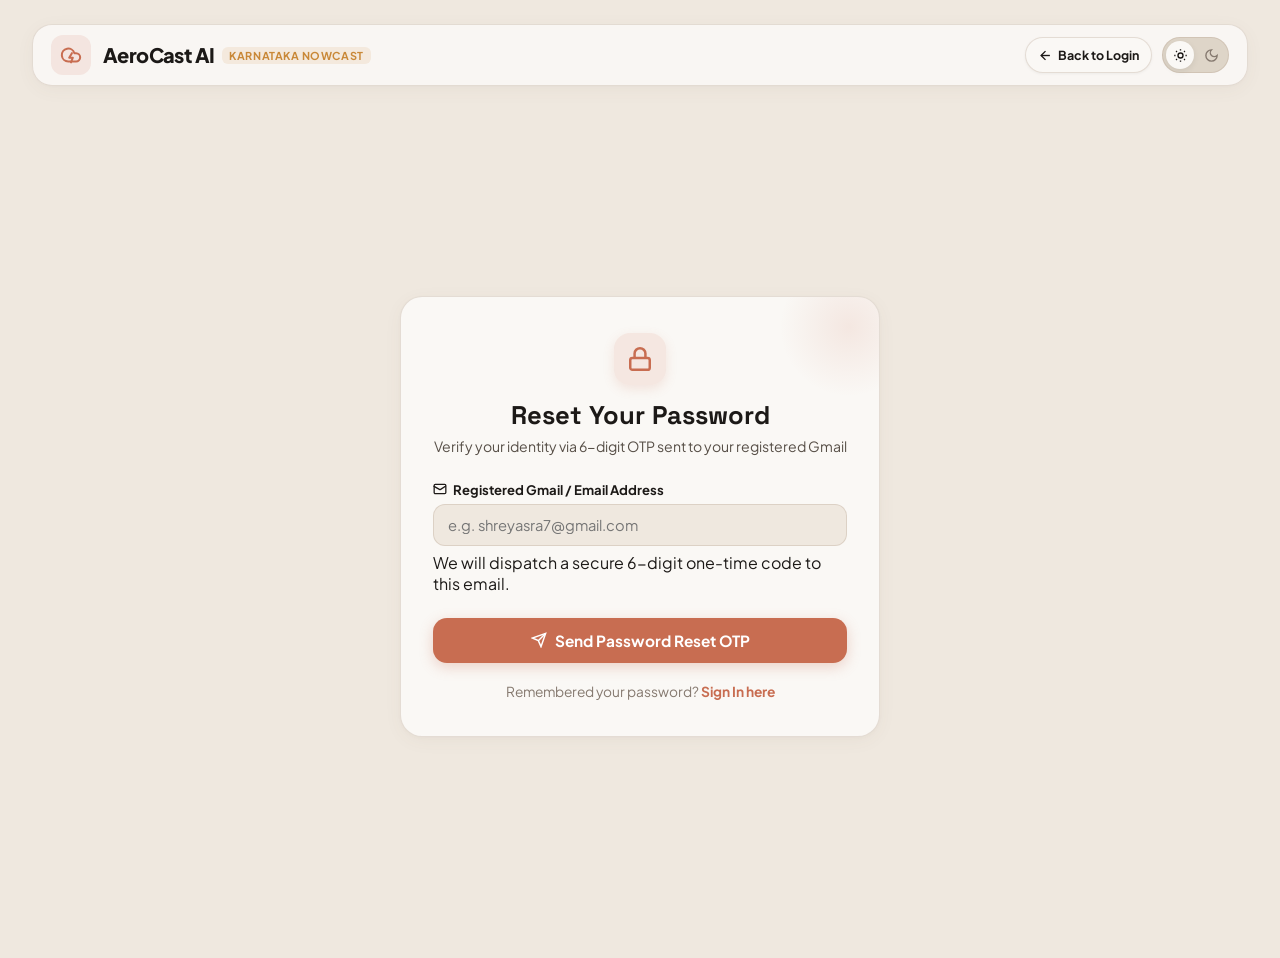
<file: templates/forgot_password.html>
<!DOCTYPE html>
<html lang="en">
<head>
  <meta charset="UTF-8">
  <meta name="viewport" content="width=device-width, initial-scale=1.0">
  <title>Reset Password — AeroCast AI</title>
  <link rel="icon" href="data:image/svg+xml,<svg xmlns=%22http://www.w3.org/2000/svg%22 viewBox=%220 0 100 100%22><text y=%22.9em%22 font-size=%2290%22>⚡</text></svg>">

  <!-- Google Fonts -->
  <link rel="preconnect" href="https://fonts.googleapis.com">
  <link rel="preconnect" href="https://fonts.gstatic.com" crossorigin>
  <link href="https://fonts.googleapis.com/css2?family=Plus+Jakarta+Sans:wght@400;500;600;700;800&family=Space+Grotesk:wght@500;600;700;800&display=swap" rel="stylesheet">

  <!-- Stylesheet -->
  <link rel="stylesheet" id="aerocastCss" href="/static/css/style.css?v=about_overflow_v33">
  <script>
    (function() {
      var savedTheme = localStorage.getItem('aerocast_theme') || 'light';
      document.documentElement.setAttribute('data-theme', savedTheme);
    })();
  </script>
</head>
<body data-theme="light">
  <script>
    (function() {
      var savedTheme = localStorage.getItem('aerocast_theme') || 'light';
      document.body.setAttribute('data-theme', savedTheme);
    })();
  </script>

  <div class="app-wrapper">

    <!-- Top Navigation Header -->
    <header class="app-header">
      <div class="brand">
        <a href="/" style="display: flex; align-items: center; gap: 12px; text-decoration: none; color: inherit;">
          <div class="brand-glyph">
            <svg width="22" height="22" viewBox="0 0 24 24" fill="none" stroke="currentColor" stroke-width="2.2" stroke-linecap="round" stroke-linejoin="round">
              <path d="M17.5 19H9a7 7 0 1 1 6.71-9h1.79a4.5 4.5 0 1 1 0 9Z"/>
              <path d="m13 10-3 5h4l-2 5"/>
            </svg>
          </div>
          <div>
            <div class="brand-title-row">
              <h1 class="brand-title">AeroCast AI</h1>
              <span class="brand-badge">Karnataka Nowcast</span>
            </div>
            <span class="brand-sub">Account Recovery Portal</span>
          </div>
        </a>
      </div>

      <div class="header-actions">
        <!-- Back to Login -->
        <a href="/login" class="nav-about-btn" title="Back to Login">
          <svg width="15" height="15" viewBox="0 0 24 24" fill="none" stroke="currentColor" stroke-width="2.2">
            <line x1="19" y1="12" x2="5" y2="12"></line>
            <polyline points="12 19 5 12 12 5"></polyline>
          </svg>
          <span>Back to Login</span>
        </a>

        <!-- Theme Toggle Switch -->
        <div class="theme-switch-container">
          <button class="theme-switch-btn active" id="btnLight" onclick="setAppTheme('light')" title="Warm Beige Theme">
            <svg width="15" height="15" viewBox="0 0 24 24" fill="none" stroke="currentColor" stroke-width="2.2">
              <circle cx="12" cy="12" r="4"/><path d="M12 2v2M12 20v2M4.93 4.93l1.41 1.41M17.66 17.66l1.41 1.41M2 12h2M20 12h2M6.34 17.66l-1.41 1.41M19.07 4.93l-1.41 1.41"/>
            </svg>
          </button>
          <button class="theme-switch-btn" id="btnDark" onclick="setAppTheme('dark')" title="Espresso Dark Theme">
            <svg width="15" height="15" viewBox="0 0 24 24" fill="none" stroke="currentColor" stroke-width="2.2">
              <path d="M12 3a6 6 0 0 0 9 9 9 9 0 1 1-9-9Z"/>
            </svg>
          </button>
        </div>
      </div>
    </header>

    <!-- Main Auth Card -->
    <main class="auth-page-wrapper">
      <div class="auth-card">
        
        <div class="auth-header">
          <div class="auth-brand-glyph">
            <svg width="26" height="26" viewBox="0 0 24 24" fill="none" stroke="currentColor" stroke-width="2.3">
              <rect width="18" height="11" x="3" y="11" rx="2" ry="2"/>
              <path d="M7 11V7a5 5 0 0 1 10 0v4"/>
            </svg>
          </div>
          <h2 class="auth-title">Reset Your Password</h2>
          <p class="auth-subtitle">Verify your identity via 6-digit OTP sent to your registered Gmail</p>
        </div>

        <!-- Alert Notification Box -->
        <div id="authAlertBox" class="auth-alert-box" style="display: none;"></div>

        <!-- Step 1 Form: Request Email OTP -->
        <form id="forgotReqForm" class="auth-form" onsubmit="handleSendForgotOtp(event)">
          <div class="form-group">
            <label for="forgotEmail" class="form-label">
              <svg width="14" height="14" viewBox="0 0 24 24" fill="none" stroke="currentColor" stroke-width="2.2"><rect width="20" height="16" x="2" y="4" rx="2"/><path d="m22 7-8.97 5.7a1.94 1.94 0 0 1-2.06 0L1 7"/></svg>
              Registered Gmail / Email Address
            </label>
            <div class="form-input-wrap">
              <input 
                type="email" 
                id="forgotEmail" 
                name="email" 
                class="form-input" 
                placeholder="e.g. shreyasra7@gmail.com" 
                required 
                autocomplete="email"
              >
            </div>
            <span class="form-hint">We will dispatch a secure 6-digit one-time code to this email.</span>
          </div>

          <button type="submit" id="btnForgotReq" class="auth-submit-btn">
            <svg width="16" height="16" viewBox="0 0 24 24" fill="none" stroke="currentColor" stroke-width="2.2"><line x1="22" y1="2" x2="11" y2="13"/><polygon points="22 2 15 22 11 13 2 9 22 2"/></svg>
            <span>Send Password Reset OTP</span>
          </button>
        </form>

        <!-- Step 2 Form: Enter OTP & New Password (Hidden until OTP sent) -->
        <form id="forgotResetForm" class="auth-form" style="display: none;" onsubmit="handleResetPasswordSubmit(event)">
          
          <div class="otp-instruction-pill" style="margin-bottom: 16px;">
            <span>A 6-digit code was sent to <strong id="targetEmailDisplay">your email</strong>. Enter the OTP below to set a new password.</span>
          </div>

          <div class="form-group">
            <label for="resetOtp" class="form-label">
              <svg width="14" height="14" viewBox="0 0 24 24" fill="none" stroke="currentColor" stroke-width="2.2"><rect width="18" height="18" x="3" y="3" rx="2"/><path d="m9 12 2 2 4-4"/></svg>
              6-Digit Verification Code (OTP)
            </label>
            <div class="form-input-wrap">
              <input 
                type="text" 
                id="resetOtp" 
                class="form-input otp-digit-input" 
                placeholder="• • • • • •" 
                maxlength="6" 
                pattern="[0-9]{6}" 
                required 
                autocomplete="one-time-code"
              >
            </div>
          </div>

          <div class="form-group">
            <label for="resetNewPassword" class="form-label">
              <svg width="14" height="14" viewBox="0 0 24 24" fill="none" stroke="currentColor" stroke-width="2.2"><rect width="18" height="11" x="3" y="11" rx="2" ry="2"/><path d="M7 11V7a5 5 0 0 1 10 0v4"/></svg>
              New Password (min 6 characters)
            </label>
            <div class="form-input-wrap">
              <input 
                type="password" 
                id="resetNewPassword" 
                class="form-input" 
                placeholder="Enter new password" 
                minlength="6" 
                required 
                autocomplete="new-password"
              >
              <button type="button" class="toggle-password-btn" onclick="togglePasswordVisibility('resetNewPassword', this)" title="Show/Hide Password">
                <svg width="16" height="16" viewBox="0 0 24 24" fill="none" stroke="currentColor" stroke-width="2"><path d="M2 12s3-7 10-7 10 7 10 7-3 7-10 7-10-7-10-7Z"/><circle cx="12" cy="12" r="3"/></svg>
              </button>
            </div>
          </div>

          <div class="form-group">
            <label for="resetConfirmPassword" class="form-label">
              <svg width="14" height="14" viewBox="0 0 24 24" fill="none" stroke="currentColor" stroke-width="2.2"><rect width="18" height="11" x="3" y="11" rx="2" ry="2"/><path d="M7 11V7a5 5 0 0 1 10 0v4"/></svg>
              Confirm New Password
            </label>
            <div class="form-input-wrap">
              <input 
                type="password" 
                id="resetConfirmPassword" 
                class="form-input" 
                placeholder="Re-enter new password" 
                minlength="6" 
                required 
                autocomplete="new-password"
              >
              <button type="button" class="toggle-password-btn" onclick="togglePasswordVisibility('resetConfirmPassword', this)" title="Show/Hide Password">
                <svg width="16" height="16" viewBox="0 0 24 24" fill="none" stroke="currentColor" stroke-width="2"><path d="M2 12s3-7 10-7 10 7 10 7-3 7-10 7-10-7-10-7Z"/><circle cx="12" cy="12" r="3"/></svg>
              </button>
            </div>
          </div>

          <button type="submit" id="btnResetSubmit" class="auth-submit-btn">
            <svg width="16" height="16" viewBox="0 0 24 24" fill="none" stroke="currentColor" stroke-width="2.2"><path d="M12 22s8-4 8-10V5l-8-3-8 3v7c0 6 8 10 8 10z"/></svg>
            <span>Reset Password & Log In</span>
          </button>
          
          <button type="button" class="auth-demo-btn" onclick="retryEmailStep()" style="width: 100%; margin-top: 8px;">
            <span>Wrong email? Try another address</span>
          </button>
        </form>

        <div class="auth-footer">
          Remembered your password? <a href="/login">Sign In here</a>
        </div>

      </div>
    </main>
  </div>

  <script>
    function setAppTheme(theme) {
      document.body.setAttribute('data-theme', theme);
      document.documentElement.setAttribute('data-theme', theme);
      localStorage.setItem('aerocast_theme', theme);
      var btnLight = document.getElementById('btnLight');
      var btnDark = document.getElementById('btnDark');
      if (btnLight && btnDark) {
        btnLight.classList.toggle('active', theme === 'light');
        btnDark.classList.toggle('active', theme === 'dark');
      }
    }

    function showAlert(msg, type) {
      var box = document.getElementById('authAlertBox');
      if (!box) return;
      box.textContent = msg;
      box.className = 'auth-alert-box ' + (type === 'error' ? 'auth-alert-error' : 'auth-alert-success');
      box.style.display = 'block';
    }

    function togglePasswordVisibility(inputId, btn) {
      var input = document.getElementById(inputId);
      if (!input) return;
      if (input.type === 'password') {
        input.type = 'text';
        btn.style.color = 'var(--accent-terracotta)';
      } else {
        input.type = 'password';
        btn.style.color = 'var(--text-muted)';
      }
    }

    var targetEmail = '';

    async function handleSendForgotOtp(e) {
      e.preventDefault();
      var email = document.getElementById('forgotEmail').value.trim();
      var btn = document.getElementById('btnForgotReq');

      if (!email || !email.includes('@')) {
        showAlert('Please enter a valid email address.', 'error');
        return;
      }

      targetEmail = email;
      btn.disabled = true;
      btn.innerHTML = '<span>⏳ Sending Verification Code...</span>';

      try {
        var res = await fetch('/api/auth/forgot-password/send-otp', {
          method: 'POST',
          headers: { 'Content-Type': 'application/json' },
          body: JSON.stringify({ email: email })
        });
        var data = await res.json();
        if (data.success) {
          showAlert(data.message, 'success');
          document.getElementById('targetEmailDisplay').textContent = email;
          document.getElementById('forgotReqForm').style.display = 'none';
          document.getElementById('forgotResetForm').style.display = 'block';
          document.getElementById('resetOtp').focus();
        } else {
          showAlert(data.error || 'Failed to send reset code.', 'error');
        }
      } catch (err) {
        showAlert('Network error: ' + err.message, 'error');
      } finally {
        btn.disabled = false;
        btn.innerHTML = '<svg width="16" height="16" viewBox="0 0 24 24" fill="none" stroke="currentColor" stroke-width="2.2"><line x1="22" y1="2" x2="11" y2="13"/><polygon points="22 2 15 22 11 13 2 9 22 2"/></svg><span>Send Password Reset OTP</span>';
      }
    }

    async function handleResetPasswordSubmit(e) {
      e.preventDefault();
      var otp = document.getElementById('resetOtp').value.trim();
      var newPwd = document.getElementById('resetNewPassword').value;
      var confPwd = document.getElementById('resetConfirmPassword').value;
      var btn = document.getElementById('btnResetSubmit');

      if (otp.length !== 6) {
        showAlert('Please enter the 6-digit OTP code received on your email.', 'error');
        return;
      }
      if (newPwd.length < 6) {
        showAlert('New password must be at least 6 characters long.', 'error');
        return;
      }
      if (newPwd !== confPwd) {
        showAlert('Passwords do not match. Please re-enter carefully.', 'error');
        return;
      }

      btn.disabled = true;
      btn.innerHTML = '<span>⏳ Resetting Password...</span>';

      try {
        var res = await fetch('/api/auth/forgot-password/reset-password', {
          method: 'POST',
          headers: { 'Content-Type': 'application/json' },
          body: JSON.stringify({
            email: targetEmail,
            otp: otp,
            new_password: newPwd,
            confirm_password: confPwd
          })
        });
        var data = await res.json();
        if (data.success) {
          showAlert(data.message, 'success');
          setTimeout(function() {
            window.location.href = data.redirect_url || '/login';
          }, 1500);
        } else {
          showAlert(data.error || 'Password reset failed.', 'error');
          btn.disabled = false;
          btn.innerHTML = '<span>Reset Password & Log In</span>';
        }
      } catch (err) {
        showAlert('Network error: ' + err.message, 'error');
        btn.disabled = false;
        btn.innerHTML = '<span>Reset Password & Log In</span>';
      }
    }

    function retryEmailStep() {
      document.getElementById('forgotResetForm').style.display = 'none';
      document.getElementById('forgotReqForm').style.display = 'block';
      document.getElementById('authAlertBox').style.display = 'none';
    }
  </script>
</body>
</html>
</file>
<file: static/css/style.css>
/* ==========================================================================
   AeroCast AI — Convective Nowcasting System Stylesheet
   Theme: Warm Beige & Desert Sand (Light) / Roasted Espresso Cacao (Dark)
   ========================================================================== */

:root {
  /* Warm Beige Light Theme */
  --bg-canvas: #efe8df;
  --card-bg: #faf8f5;
  --card-border: rgba(180, 160, 140, 0.32);
  --card-shadow: 0 4px 20px -2px rgba(110, 90, 70, 0.06), 0 1px 4px -1px rgba(110, 90, 70, 0.04);
  
  --text-primary: #1c1917;
  --text-secondary: #574f47;
  --text-muted: #85796f;
  
  --accent-terracotta: #c86d51;
  --accent-terracotta-bg: rgba(200, 109, 81, 0.12);
  --accent-sage: #5e8c68;
  --accent-sage-bg: rgba(94, 140, 104, 0.12);
  --accent-honey: #c98838;
  --accent-honey-bg: rgba(201, 136, 56, 0.12);
  --accent-lavender: #7075a6;
  --accent-lavender-bg: rgba(112, 117, 166, 0.12);
  
  --header-bg: rgba(250, 248, 245, 0.90);
  --chip-bg: #e6ded3;
  --toggle-bg: #ded5c8;
  --timeline-track: #dfd4c7;
  --map-bg: #e8e0d4;
  --contour-stroke: #b5a999;
}

[data-theme="dark"] {
  /* Roasted Espresso Dark Theme */
  --bg-canvas: #151210;
  --card-bg: #201c19;
  --card-border: rgba(230, 210, 190, 0.10);
  --card-shadow: 0 6px 28px -4px rgba(0, 0, 0, 0.55);
  
  --text-primary: #f5efe6;
  --text-secondary: #bab0a5;
  --text-muted: #8a7f74;
  
  --accent-terracotta: #df7a5e;
  --accent-terracotta-bg: rgba(223, 122, 94, 0.18);
  --accent-sage: #75a780;
  --accent-sage-bg: rgba(117, 167, 128, 0.18);
  --accent-honey: #dba04e;
  --accent-honey-bg: rgba(219, 160, 78, 0.18);
  --accent-lavender: #8f95cb;
  --accent-lavender-bg: rgba(143, 149, 203, 0.18);
  
  --header-bg: rgba(32, 28, 25, 0.90);
  --chip-bg: #2b2520;
  --toggle-bg: #2d2621;
  --timeline-track: #2e2722;
  --map-bg: #1c1815;
  --contour-stroke: #453c34;
}

* {
  box-sizing: border-box;
  margin: 0;
  padding: 0;
  transition: background-color 0.25s ease, border-color 0.25s ease, color 0.25s ease;
}

body {
  font-family: 'Plus Jakarta Sans', -apple-system, BlinkMacSystemFont, 'Segoe UI', Roboto, sans-serif;
  background-color: var(--bg-canvas);
  color: var(--text-primary);
  min-height: 100vh;
  padding: 24px 32px 32px;
}

.app-wrapper {
  max-width: 1480px;
  margin: 0 auto;
  display: flex;
  flex-direction: column;
  gap: 20px;
}

/* ==========================================================================
   Header Navigation Bar
   ========================================================================== */
.app-header {
  background: var(--header-bg);
  backdrop-filter: blur(14px);
  border: 1px solid var(--card-border);
  border-radius: 20px;
  padding: 10px 18px;
  display: flex;
  align-items: center;
  justify-content: space-between;
  gap: 12px;
  box-shadow: var(--card-shadow);
  flex-wrap: nowrap;
}

.brand {
  display: flex;
  align-items: center;
  gap: 12px;
  flex-shrink: 0;
}

.brand-glyph {
  width: 40px;
  height: 40px;
  border-radius: 12px;
  background: var(--accent-terracotta-bg);
  display: flex;
  align-items: center;
  justify-content: center;
  color: var(--accent-terracotta);
  flex-shrink: 0;
}

.brand-title-row {
  display: flex;
  align-items: center;
  gap: 8px;
  white-space: nowrap;
  flex-shrink: 0;
}

.brand-title {
  font-size: 1.25rem;
  font-weight: 800;
  letter-spacing: -0.03em;
  color: var(--text-primary);
  white-space: nowrap;
  margin: 0;
  line-height: 1.2;
}

.brand-badge {
  font-size: 0.68rem;
  font-weight: 700;
  background: var(--accent-honey-bg);
  color: var(--accent-honey);
  padding: 2px 7px;
  border-radius: 6px;
  text-transform: uppercase;
  letter-spacing: 0.05em;
  white-space: nowrap;
  flex-shrink: 0;
}

.brand-sub {
  font-size: 0.72rem;
  font-weight: 500;
  color: var(--text-muted);
  white-space: nowrap;
  overflow: hidden;
  text-overflow: ellipsis;
  max-width: 250px;
  display: block;
}

.header-center {
  display: flex;
  align-items: center;
  gap: 7px;
  background: var(--chip-bg);
  padding: 6px 12px;
  border-radius: 20px;
  color: var(--text-secondary);
  white-space: nowrap;
  flex-shrink: 0;
}

.clock-display {
  font-family: 'Space Grotesk', monospace;
  font-size: 0.88rem;
  font-weight: 700;
  color: var(--text-primary);
  letter-spacing: 0.02em;
  white-space: nowrap;
}

.header-actions {
  display: flex;
  align-items: center;
  gap: 10px;
  flex-shrink: 0;
  flex-wrap: nowrap;
}

.nav-search-group {
  display: flex;
  align-items: center;
  gap: 8px;
  flex-shrink: 0;
}

.nav-controls-group {
  display: flex;
  align-items: center;
  gap: 8px;
  flex-shrink: 0;
}

/* Location Search Form & Free Input */
.location-search-form {
  display: flex;
  align-items: center;
  flex-shrink: 0;
}

.location-search-wrapper {
  position: relative;
  display: flex;
  align-items: center;
  background: var(--card-bg);
  border: 1.5px solid var(--card-border);
  border-radius: 22px;
  padding: 2px 4px 2px 10px;
  box-shadow: 0 1px 4px rgba(0,0,0,0.04);
  transition: border-color 0.2s, box-shadow 0.2s;
  height: 36px;
  box-sizing: border-box;
}

.location-search-wrapper:focus-within {
  border-color: var(--accent-terracotta);
  box-shadow: 0 0 0 3px rgba(217, 83, 79, 0.15);
}

.search-pin-icon {
  color: var(--accent-terracotta);
  flex-shrink: 0;
  margin-right: 6px;
}

.location-search-input {
  border: none;
  background: transparent;
  color: var(--text-primary);
  font-family: inherit;
  font-size: 0.84rem;
  font-weight: 600;
  width: 135px;
  outline: none;
  transition: width 0.25s ease;
}

.location-search-input:focus {
  width: 175px;
}

.location-search-input::placeholder {
  color: var(--text-muted);
  font-weight: 400;
  font-size: 0.8rem;
}

.search-submit-btn {
  display: flex;
  align-items: center;
  gap: 4px;
  background: var(--accent-terracotta);
  color: #FFFFFF;
  border: none;
  border-radius: 16px;
  padding: 5px 11px;
  font-family: inherit;
  font-size: 0.78rem;
  font-weight: 700;
  cursor: pointer;
  transition: all 0.2s ease;
  flex-shrink: 0;
  height: 28px;
}

.search-submit-btn:hover {
  opacity: 0.92;
  transform: translateY(-1px);
}

/* Out of Bounds Warning Banner */
.out-of-bounds-banner {
  display: flex;
  align-items: center;
  gap: 16px;
  background: rgba(217, 83, 79, 0.12);
  border: 1.5px solid var(--accent-terracotta);
  border-radius: 14px;
  padding: 14px 20px;
  margin-bottom: 20px;
  animation: shakeAlert 0.4s ease-in-out;
  box-shadow: 0 4px 16px rgba(217, 83, 79, 0.15);
}

@keyframes shakeAlert {
  0%, 100% { transform: translateX(0); }
  20%, 60% { transform: translateX(-6px); }
  40%, 80% { transform: translateX(6px); }
}

.warning-banner-icon {
  color: var(--accent-terracotta);
  display: flex;
  align-items: center;
  flex-shrink: 0;
}

.warning-banner-body {
  flex: 1;
}

.warning-banner-title {
  font-family: 'Space Grotesk', sans-serif;
  font-size: 0.88rem;
  font-weight: 800;
  color: var(--accent-terracotta);
  letter-spacing: 0.04em;
  margin-bottom: 3px;
}

.warning-banner-message {
  font-size: 0.84rem;
  color: var(--text-primary);
  line-height: 1.45;
}

.warning-banner-actions {
  display: flex;
  align-items: center;
  gap: 8px;
  flex-shrink: 0;
}

.warning-action-btn {
  background: var(--accent-terracotta);
  color: #FFFFFF;
  border: none;
  border-radius: 20px;
  padding: 6px 14px;
  font-size: 0.8rem;
  font-weight: 700;
  cursor: pointer;
  transition: all 0.2s ease;
}

.warning-action-btn:hover {
  opacity: 0.9;
  transform: translateY(-1px);
}

.warning-close-btn {
  background: transparent;
  border: none;
  font-size: 1.4rem;
  line-height: 1;
  color: var(--text-muted);
  cursor: pointer;
  padding: 0 6px;
}
.warning-close-btn:hover {
  color: var(--text-primary);
}

.theme-switch-container {
  background: var(--toggle-bg);
  border: 1px solid var(--card-border);
  border-radius: 20px;
  padding: 3px;
  display: flex;
  gap: 3px;
  flex-shrink: 0;
  height: 36px;
  box-sizing: border-box;
  align-items: center;
}

.theme-switch-btn {
  padding: 0;
  width: 28px;
  height: 28px;
  border-radius: 50%;
  border: none;
  background: transparent;
  color: var(--text-muted);
  font-family: inherit;
  cursor: pointer;
  display: flex;
  align-items: center;
  justify-content: center;
  transition: all 0.2s ease;
  box-sizing: border-box;
}

.theme-switch-btn svg {
  display: block;
}

.theme-switch-btn:hover {
  color: var(--text-primary);
}

.theme-switch-btn.active {
  background: var(--card-bg);
  color: var(--text-primary);
  box-shadow: 0 2px 6px rgba(0,0,0,0.08);
}

/* ==========================================================================
   Dashboard Grid Layout
   ========================================================================== */
.main-dashboard-grid {
  display: grid;
  grid-template-columns: 390px 1fr;
  gap: 20px;
}

.card {
  background: var(--card-bg);
  border: 1px solid var(--card-border);
  border-radius: 22px;
  padding: 22px;
  box-shadow: var(--card-shadow);
  display: flex;
  flex-direction: column;
}

.card-top-row {
  display: flex;
  align-items: center;
  justify-content: space-between;
  margin-bottom: 12px;
}

.card-heading {
  font-size: 0.84rem;
  text-transform: uppercase;
  letter-spacing: 0.08em;
  font-weight: 800;
  color: var(--text-muted);
}

.model-badge {
  font-size: 0.72rem;
  font-weight: 700;
  background: var(--accent-terracotta-bg);
  color: var(--accent-terracotta);
  padding: 3px 8px;
  border-radius: 8px;
}

/* ==========================================================================
   Left Column: Convective Risk Hub & Telemetry Stack
   ========================================================================== */
.left-section {
  display: flex;
  flex-direction: column;
  gap: 18px;
}

.risk-hero-card {
  padding: 26px 20px 22px;
  display: flex;
  flex-direction: column;
  align-items: center;
  text-align: center;
  background: linear-gradient(180deg, var(--card-bg) 0%, var(--card-bg) 70%, var(--accent-terracotta-bg) 100%);
}

.dial-container {
  position: relative;
  width: 250px;
  height: 145px;
  display: flex;
  align-items: flex-end;
  justify-content: center;
  margin: 6px 0 16px;
}

.concentric-dial-svg {
  width: 250px;
  height: 145px;
  overflow: visible;
}

.dial-track-bg {
  fill: none;
  stroke: var(--timeline-track);
  stroke-width: 18;
  stroke-linecap: round;
}

.dial-track-fill {
  fill: none;
  stroke: url(#dialGradient);
  stroke-width: 18;
  stroke-linecap: round;
  stroke-dasharray: 314;
  stroke-dashoffset: 80;
  transition: stroke-dashoffset 1s cubic-bezier(0.4, 0, 0.2, 1);
}

.dial-inner-ring {
  fill: none;
  stroke: var(--card-border);
  stroke-width: 2;
  stroke-dasharray: 4 4;
}

.dial-center-content {
  position: absolute;
  bottom: 0px;
  display: flex;
  flex-direction: column;
  align-items: center;
}

.dial-prob-number {
  font-family: 'Space Grotesk', sans-serif;
  font-size: 3.1rem;
  font-weight: 800;
  line-height: 1;
  letter-spacing: -0.04em;
  color: var(--text-primary);
}

.dial-prob-label {
  font-size: 0.8rem;
  font-weight: 700;
  color: var(--text-muted);
  margin-top: 4px;
  text-transform: uppercase;
  letter-spacing: 0.06em;
}

.risk-alert-pill {
  display: inline-flex;
  align-items: center;
  gap: 8px;
  padding: 6px 16px;
  border-radius: 20px;
  font-size: 0.8rem;
  font-weight: 700;
  letter-spacing: 0.02em;
  margin-bottom: 8px;
}

.alert-red {
  background: var(--accent-terracotta-bg);
  color: var(--accent-terracotta);
  border: 1px solid rgba(200, 109, 81, 0.28);
}

.alert-yellow {
  background: var(--accent-honey-bg);
  color: var(--accent-honey);
  border: 1px solid rgba(201, 136, 56, 0.28);
}

.alert-green {
  background: var(--accent-sage-bg);
  color: var(--accent-sage);
  border: 1px solid rgba(94, 140, 104, 0.28);
}

.alert-idle {
  background: var(--chip-bg);
  color: var(--text-secondary);
  border: 1px solid var(--card-border);
}

.alert-muted {
  background: var(--chip-bg);
  color: var(--text-muted);
  border: 1px dashed var(--card-border);
}

.pill-muted {
  background: var(--chip-bg) !important;
  color: var(--text-muted) !important;
  border: 1px dashed var(--card-border) !important;
}

.risk-pill-muted {
  background: var(--chip-bg);
  color: var(--text-muted);
  border: 1px dashed var(--card-border);
}

.pin-dot-neutral {
  background: var(--text-muted);
}

.pulse-indicator {
  width: 8px;
  height: 8px;
  border-radius: 50%;
  background: currentColor;
  animation: pulseAnim 1.8s infinite;
}

@keyframes pulseAnim {
  0% { transform: scale(0.9); opacity: 0.7; }
  50% { transform: scale(1.3); opacity: 1; }
  100% { transform: scale(0.9); opacity: 0.7; }
}

.resolved-location-sub {
  font-size: 0.76rem;
  color: var(--text-muted);
  display: flex;
  align-items: center;
  gap: 5px;
}

/* 4-Card Telemetry Stack Grid */
.telemetry-stack-grid {
  display: grid;
  grid-template-columns: 1fr 1fr;
  gap: 14px;
}

.telemetry-card {
  background: var(--card-bg);
  border: 1px solid var(--card-border);
  border-radius: 18px;
  padding: 16px;
  box-shadow: var(--card-shadow);
  display: flex;
  flex-direction: column;
}

.telemetry-card-top {
  display: flex;
  align-items: center;
  justify-content: space-between;
}

.telemetry-label {
  font-size: 0.76rem;
  font-weight: 700;
  color: var(--text-muted);
  text-transform: uppercase;
  letter-spacing: 0.04em;
}

.telemetry-number {
  font-family: 'Space Grotesk', sans-serif;
  font-size: 1.65rem;
  font-weight: 800;
  color: var(--text-primary);
  margin: 6px 0 2px;
  letter-spacing: -0.02em;
}

.telemetry-sub {
  font-size: 0.73rem;
  font-weight: 600;
  color: var(--text-secondary);
}

.accent-sage-text { color: var(--accent-sage) !important; }
.accent-terracotta-text { color: var(--accent-terracotta) !important; }

.trend-wave-container {
  display: flex;
  align-items: center;
  gap: 6px;
}

.trend-wave-svg {
  width: 50px;
  height: 14px;
}

/* ==========================================================================
   Right Section: Radar Map + Timeline Journey + Gemini Advisory
   ========================================================================== */
.right-section {
  display: flex;
  flex-direction: column;
  gap: 20px;
}

/* Radar Canvas Card */
.radar-canvas-card {
  min-height: 310px;
  padding: 18px 24px;
}

.radar-card-header {
  display: flex;
  align-items: center;
  justify-content: space-between;
  margin-bottom: 12px;
}

.radar-subtext {
  font-size: 0.76rem;
  color: var(--text-muted);
  margin-left: 8px;
}

.radar-meta-group {
  display: flex;
  align-items: center;
  gap: 8px;
}

.radar-tag {
  background: var(--chip-bg);
  color: var(--text-secondary);
  font-size: 0.74rem;
  font-weight: 600;
  padding: 4px 10px;
  border-radius: 12px;
}

.radar-live-blip {
  display: inline-block;
  width: 7px;
  height: 7px;
  border-radius: 50%;
  background: var(--accent-sage);
  margin-right: 4px;
  animation: liveBlip 1.5s infinite;
}

@keyframes liveBlip {
  0% { transform: scale(1); opacity: 1; box-shadow: 0 0 0 0 rgba(94, 140, 104, 0.7); }
  70% { transform: scale(1.3); opacity: 0.8; box-shadow: 0 0 0 6px rgba(94, 140, 104, 0); }
  100% { transform: scale(1); opacity: 1; box-shadow: 0 0 0 0 rgba(94, 140, 104, 0); }
}

.radar-action-btn {
  display: flex;
  align-items: center;
  gap: 5px;
  background: var(--chip-bg);
  color: var(--text-primary);
  border: 1px solid var(--card-border);
  border-radius: 14px;
  padding: 4px 10px;
  font-family: inherit;
  font-size: 0.74rem;
  font-weight: 700;
  cursor: pointer;
  transition: all 0.2s ease;
}

.radar-action-btn:hover {
  background: var(--card-bg);
  border-color: var(--accent-terracotta);
  color: var(--accent-terracotta);
}

.radar-map-viewport {
  position: relative;
  width: 100%;
  height: 380px;
  border-radius: 18px;
  overflow: hidden;
  border: 1px solid var(--card-border);
  background: var(--map-bg);
}

/* Side-by-Side Radar & Places Details Layout */
.radar-flex-container {
  display: grid;
  grid-template-columns: 1fr 330px;
  gap: 16px;
  width: 100%;
}

.radar-map-column {
  min-width: 0;
  display: flex;
  flex-direction: column;
}

.radar-places-panel {
  background: var(--chip-bg);
  border: 1px solid var(--card-border);
  border-radius: 18px;
  padding: 16px;
  display: flex;
  flex-direction: column;
  height: 380px;
  overflow: hidden;
}

.places-panel-header {
  display: flex;
  align-items: flex-start;
  justify-content: space-between;
  margin-bottom: 12px;
}

.places-panel-title {
  font-size: 0.88rem;
  font-weight: 800;
  color: var(--text-primary);
  margin: 0 0 2px;
}

.places-panel-sub {
  font-size: 0.72rem;
  color: var(--text-muted);
}

.places-region-badge {
  font-size: 0.68rem;
  font-weight: 700;
  padding: 3px 8px;
  border-radius: 8px;
  background: var(--accent-sage-bg);
  color: var(--accent-sage);
}

.places-region-badge.out-of-bounds {
  background: var(--accent-terracotta-bg);
  color: var(--accent-terracotta);
}

/* Active Station Spotlight Card */
.active-place-card {
  background: var(--card-bg);
  border: 1.5px solid var(--card-border);
  border-radius: 14px;
  padding: 12px;
  margin-bottom: 12px;
  box-shadow: 0 2px 8px rgba(0,0,0,0.06);
}

.active-place-top {
  display: flex;
  align-items: center;
  justify-content: space-between;
  margin-bottom: 6px;
}

.active-place-name-wrap {
  display: flex;
  align-items: center;
  gap: 6px;
  font-weight: 800;
  font-size: 0.84rem;
  color: var(--text-primary);
}

.place-risk-pill {
  font-family: 'Space Grotesk', sans-serif;
  font-size: 0.76rem;
  font-weight: 800;
  padding: 2px 8px;
  border-radius: 10px;
}

.risk-pill-red {
  background: var(--accent-terracotta-bg);
  color: var(--accent-terracotta);
  border: 1px solid var(--accent-terracotta);
}

.risk-pill-amber {
  background: var(--accent-honey-bg);
  color: var(--accent-honey);
  border: 1px solid var(--accent-honey);
}

.risk-pill-green {
  background: var(--accent-sage-bg);
  color: var(--accent-sage);
  border: 1px solid var(--accent-sage);
}

.active-place-meta {
  display: flex;
  align-items: center;
  justify-content: space-between;
  font-size: 0.7rem;
  color: var(--text-muted);
}

.active-place-status {
  font-weight: 600;
}

/* Sub-Places / Micro-Zones List */
.places-sublist-wrapper {
  display: flex;
  flex-direction: column;
  flex: 1;
  min-height: 0;
}

.places-sublist-header {
  display: flex;
  align-items: center;
  justify-content: space-between;
  margin-bottom: 8px;
}

.places-sublist-heading {
  font-size: 0.7rem;
  font-weight: 800;
  letter-spacing: 0.05em;
  color: var(--text-muted);
  text-transform: uppercase;
}

.places-count-tag {
  font-size: 0.68rem;
  font-weight: 600;
  color: var(--text-secondary);
  background: var(--card-bg);
  padding: 2px 6px;
  border-radius: 6px;
  border: 1px solid var(--card-border);
}

.places-list-body {
  display: flex;
  flex-direction: column;
  gap: 7px;
  overflow-y: auto;
  padding-right: 4px;
}

.places-list-body::-webkit-scrollbar {
  width: 4px;
}
.places-list-body::-webkit-scrollbar-thumb {
  background: var(--timeline-track);
  border-radius: 4px;
}

.place-item-card {
  display: flex;
  align-items: center;
  justify-content: space-between;
  background: var(--card-bg);
  border: 1px solid var(--card-border);
  border-radius: 11px;
  padding: 8px 10px;
  cursor: pointer;
  transition: all 0.2s ease;
}

.place-item-card:hover {
  border-color: var(--accent-terracotta);
  transform: translateX(2px);
  box-shadow: 0 2px 8px rgba(0,0,0,0.08);
}

.place-item-wrapper {
  display: flex;
  flex-direction: column;
  width: 100%;
}

.place-item-card.active {
  border-color: var(--accent-terracotta) !important;
  background: var(--toggle-bg) !important;
  box-shadow: 0 4px 14px rgba(200, 109, 81, 0.22) !important;
}

.place-item-card.active .place-item-name {
  color: var(--accent-terracotta);
  font-weight: 800;
}

/* Micro-Zone Weather Prediction Details Pop-Up Window / Modal */
.microzone-modal-backdrop {
  position: fixed;
  inset: 0;
  background: rgba(18, 14, 12, 0.70);
  backdrop-filter: blur(8px);
  -webkit-backdrop-filter: blur(8px);
  z-index: 10001;
  display: flex;
  align-items: center;
  justify-content: center;
  padding: 16px;
  animation: mzmFadeIn 0.22s ease-out;
}

@keyframes mzmFadeIn {
  from { opacity: 0; }
  to { opacity: 1; }
}

.microzone-modal-card {
  background: var(--card-bg);
  border: 1.5px solid var(--card-border);
  border-radius: 20px;
  box-shadow: 0 24px 64px rgba(0, 0, 0, 0.38);
  max-width: 780px;
  width: 100%;
  max-height: 90vh;
  display: flex;
  flex-direction: column;
  overflow: hidden;
  animation: mzmPopIn 0.26s cubic-bezier(0.16, 1, 0.3, 1);
}

@keyframes mzmPopIn {
  from { opacity: 0; transform: scale(0.95) translateY(12px); }
  to { opacity: 1; transform: scale(1) translateY(0); }
}

.microzone-modal-header {
  padding: 14px 18px;
  border-bottom: 1px solid var(--card-border);
  display: flex;
  align-items: flex-start;
  justify-content: space-between;
  gap: 12px;
  background: var(--bg-canvas);
}

.mzm-header-title-box {
  display: flex;
  align-items: flex-start;
  gap: 12px;
  flex: 1 1 auto;
  min-width: 0;
}

.mzm-header-icon {
  font-size: 1.4rem;
  line-height: 1;
  width: 38px;
  height: 38px;
  border-radius: 10px;
  background: var(--accent-terracotta-bg);
  display: flex;
  align-items: center;
  justify-content: center;
  flex-shrink: 0;
  margin-top: 1px;
}

.mzm-title-text-wrap {
  flex: 1 1 auto;
  min-width: 0;
  overflow: hidden;
}

.microzone-modal-heading {
  font-size: 1.08rem;
  font-weight: 800;
  color: var(--text-primary);
  margin: 0;
  letter-spacing: -0.01em;
  white-space: normal;
  word-break: break-word;
  line-height: 1.3;
}

.microzone-modal-subheading {
  font-size: 0.74rem;
  color: var(--text-muted);
  margin: 3px 0 0;
  font-weight: 600;
  white-space: normal;
  word-break: break-word;
  line-height: 1.35;
}

.microzone-modal-close {
  background: transparent;
  border: none;
  font-size: 1.5rem;
  color: var(--text-muted);
  cursor: pointer;
  line-height: 1;
  padding: 0;
  width: 32px;
  height: 32px;
  border-radius: 8px;
  display: flex;
  align-items: center;
  justify-content: center;
  flex-shrink: 0;
  align-self: flex-start;
  margin-left: 6px;
  transition: all 0.15s ease;
}

.microzone-modal-close:hover {
  background: var(--chip-bg);
  color: var(--text-primary);
}

.microzone-modal-body {
  padding: 20px 22px;
  overflow-y: auto;
  display: flex;
  flex-direction: column;
  gap: 16px;
}

/* Summary Card */
.mzm-summary-card {
  display: flex;
  align-items: center;
  justify-content: space-between;
  flex-wrap: wrap;
  gap: 10px;
  background: var(--bg-canvas);
  border: 1px solid var(--card-border);
  border-radius: 12px;
  padding: 10px 14px;
}

.mzm-summary-left {
  display: flex;
  align-items: center;
  gap: 8px;
  flex-wrap: wrap;
}

.mzm-badge-risk {
  font-size: 0.80rem;
  font-weight: 800;
  padding: 4px 10px;
  border-radius: 20px;
  letter-spacing: 0.02em;
}

.mzm-badge-risk.risk-red {
  background: var(--accent-terracotta-bg);
  color: var(--accent-terracotta);
  border: 1px solid rgba(200, 109, 81, 0.4);
}

.mzm-badge-risk.risk-amber {
  background: var(--accent-honey-bg);
  color: var(--accent-honey);
  border: 1px solid rgba(201, 136, 56, 0.4);
}

.mzm-badge-risk.risk-green {
  background: var(--accent-sage-bg);
  color: var(--accent-sage);
  border: 1px solid rgba(94, 140, 104, 0.4);
}

.mzm-badge-coords {
  font-size: 0.72rem;
  font-weight: 700;
  color: var(--text-secondary);
  background: var(--chip-bg);
  padding: 4px 8px;
  border-radius: 6px;
  font-family: monospace;
}

.mzm-summary-right {
  font-size: 0.76rem;
  font-weight: 600;
  color: var(--text-secondary);
}

/* Steps Section */
.mzm-steps-container {
  display: flex;
  flex-direction: column;
  gap: 10px;
}

.mzm-steps-heading {
  display: flex;
  align-items: center;
  justify-content: space-between;
  font-size: 0.82rem;
  font-weight: 800;
  color: var(--text-primary);
}

.mzm-steps-sub {
  font-size: 0.70rem;
  font-weight: 500;
  color: var(--text-muted);
}

.mzm-steps-grid {
  display: grid;
  grid-template-columns: repeat(3, 1fr);
  gap: 12px;
}

@media (max-width: 680px) {
  .mzm-steps-grid {
    grid-template-columns: 1fr;
  }
}

.mzm-step-card-full {
  background: var(--card-bg);
  border: 1.5px solid var(--card-border);
  border-radius: 14px;
  padding: 14px;
  display: flex;
  flex-direction: column;
  gap: 10px;
  position: relative;
  transition: transform 0.15s ease, box-shadow 0.15s ease;
}

.mzm-step-card-full:hover {
  transform: translateY(-2px);
  box-shadow: 0 6px 16px rgba(0, 0, 0, 0.08);
}

.mzm-step-card-full.step-red {
  border-color: rgba(200, 109, 81, 0.45);
  background: linear-gradient(180deg, var(--accent-terracotta-bg) 0%, var(--card-bg) 40%);
}

.mzm-step-card-full.step-amber {
  border-color: rgba(201, 136, 56, 0.45);
  background: linear-gradient(180deg, var(--accent-honey-bg) 0%, var(--card-bg) 40%);
}

.mzm-step-card-full.step-green {
  border-color: rgba(94, 140, 104, 0.45);
  background: linear-gradient(180deg, var(--accent-sage-bg) 0%, var(--card-bg) 40%);
}

.mzm-step-head {
  display: flex;
  align-items: center;
  justify-content: space-between;
}

.mzm-step-label {
  font-size: 0.70rem;
  font-weight: 800;
  color: var(--text-secondary);
  text-transform: uppercase;
  letter-spacing: 0.04em;
}

.mzm-step-time-badge {
  font-size: 0.70rem;
  font-weight: 800;
  padding: 2px 7px;
  border-radius: 6px;
  background: var(--chip-bg);
  color: var(--text-primary);
}

.mzm-step-prob-row {
  display: flex;
  align-items: baseline;
  justify-content: space-between;
  gap: 6px;
}

.mzm-step-big-prob {
  font-size: 1.6rem;
  font-weight: 900;
  font-family: 'Space Grotesk', sans-serif;
  line-height: 1;
}

.step-red .mzm-step-big-prob { color: var(--accent-terracotta); }
.step-amber .mzm-step-big-prob { color: var(--accent-honey); }
.step-green .mzm-step-big-prob { color: var(--accent-sage); }

.mzm-step-risk-pill {
  font-size: 0.65rem;
  font-weight: 800;
  padding: 3px 8px;
  border-radius: 12px;
  text-transform: uppercase;
  letter-spacing: 0.03em;
}

.step-red .mzm-step-risk-pill { background: rgba(200, 109, 81, 0.2); color: var(--accent-terracotta); }
.step-amber .mzm-step-risk-pill { background: rgba(201, 136, 56, 0.2); color: var(--accent-honey); }
.step-green .mzm-step-risk-pill { background: rgba(94, 140, 104, 0.2); color: var(--accent-sage); }

.mzm-step-condition {
  font-size: 0.76rem;
  font-weight: 700;
  color: var(--text-primary);
  padding: 7px 9px;
  background: var(--bg-canvas);
  border-radius: 8px;
  line-height: 1.25;
  min-height: 36px;
  display: flex;
  align-items: center;
}

.mzm-step-metrics-grid {
  display: grid;
  grid-template-columns: 1fr 1fr;
  gap: 6px;
  margin-top: 2px;
}

.mzm-metric-item {
  display: flex;
  flex-direction: column;
  background: var(--bg-canvas);
  padding: 5px 8px;
  border-radius: 6px;
}

.mzm-metric-lbl {
  font-size: 0.62rem;
  color: var(--text-muted);
  font-weight: 600;
}

.mzm-metric-val {
  font-size: 0.78rem;
  color: var(--text-primary);
  font-weight: 800;
}

/* Context Note */
.mzm-context-note {
  display: flex;
  align-items: center;
  gap: 10px;
  padding: 10px 14px;
  background: var(--accent-lavender-bg);
  border-radius: 10px;
  border: 1px solid rgba(112, 117, 166, 0.3);
}

.mzm-note-icon {
  font-size: 1.2rem;
}

.mzm-note-text {
  font-size: 0.72rem;
  color: var(--text-secondary);
  line-height: 1.4;
}

/* Footer Actions */
.microzone-modal-footer {
  padding: 14px 22px;
  border-top: 1px solid var(--card-border);
  display: flex;
  align-items: center;
  justify-content: flex-end;
  gap: 10px;
  background: var(--bg-canvas);
}

.mzm-action-btn {
  border-radius: 8px;
  padding: 8px 14px;
  font-size: 0.78rem;
  font-weight: 700;
  cursor: pointer;
  display: inline-flex;
  align-items: center;
  gap: 6px;
  transition: all 0.15s ease;
  border: 1px solid transparent;
}

.btn-view-radar {
  background: var(--accent-honey-bg);
  color: var(--accent-honey);
  border-color: rgba(201, 136, 56, 0.4);
}

.btn-view-radar:hover {
  background: var(--accent-honey);
  color: #fff;
}

.btn-sync-timeline {
  background: var(--accent-terracotta);
  color: #fff;
}

.btn-sync-timeline:hover {
  opacity: 0.92;
  transform: translateY(-1px);
}

.btn-close-modal {
  background: var(--toggle-bg);
  color: var(--text-secondary);
  border-color: var(--card-border);
}

.btn-close-modal:hover {
  background: var(--chip-bg);
  color: var(--text-primary);
}

/* Place Item Card Pop-Up Button Indicator */
.place-view-modal-btn {
  background: var(--chip-bg);
  color: var(--text-muted);
  border: none;
  border-radius: 6px;
  padding: 3px 6px;
  cursor: pointer;
  display: inline-flex;
  align-items: center;
  justify-content: center;
  transition: all 0.15s ease;
}

.place-item-card:hover .place-view-modal-btn {
  background: var(--accent-terracotta);
  color: #fff;
  transform: scale(1.08);
}

.timeline-reset-btn {
  background: var(--toggle-bg);
  color: var(--text-primary);
  border: 1px solid var(--accent-honey);
  border-radius: 8px;
  padding: 4px 10px;
  font-size: 0.74rem;
  font-weight: 700;
  cursor: pointer;
  display: inline-flex;
  align-items: center;
  gap: 5px;
  transition: background 0.2s ease, border-color 0.2s ease, transform 0.15s ease;
  animation: fadeInPill 0.3s ease;
}

@keyframes fadeInPill {
  from { opacity: 0; transform: scale(0.95); }
  to { opacity: 1; transform: scale(1); }
}

.timeline-reset-btn:hover {
  border-color: var(--accent-terracotta);
  background: var(--card-bg-hover, rgba(0, 0, 0, 0.06));
  transform: translateY(-1px);
}

.place-item-info {
  display: flex;
  flex-direction: column;
  gap: 2px;
  min-width: 0;
}

.place-item-name {
  font-size: 0.78rem;
  font-weight: 700;
  color: var(--text-primary);
  white-space: nowrap;
  overflow: hidden;
  text-overflow: ellipsis;
  max-width: 190px;
}

.place-item-sub {
  font-size: 0.68rem;
  color: var(--text-secondary);
}

.place-item-risk {
  font-family: 'Space Grotesk', sans-serif;
  font-size: 0.76rem;
  font-weight: 800;
  padding: 3px 8px;
  border-radius: 8px;
  white-space: nowrap;
}

.out-of-bounds-note-card {
  background: var(--card-bg);
  border: 1px dashed var(--accent-terracotta);
  border-radius: 12px;
  padding: 14px;
  display: flex;
  flex-direction: column;
  gap: 8px;
  text-align: center;
}

.out-of-bounds-note-title {
  font-size: 0.8rem;
  font-weight: 800;
  color: var(--accent-terracotta);
}

.out-of-bounds-note-desc {
  font-size: 0.72rem;
  line-height: 1.4;
  color: var(--text-secondary);
}

.out-of-bounds-quick-links {
  display: flex;
  gap: 6px;
  justify-content: center;
  margin-top: 4px;
}

.out-of-bounds-quick-btn {
  background: var(--chip-bg);
  border: 1px solid var(--card-border);
  border-radius: 8px;
  padding: 4px 8px;
  font-size: 0.7rem;
  font-weight: 700;
  color: var(--text-primary);
  cursor: pointer;
  transition: all 0.2s ease;
}
.out-of-bounds-quick-btn:hover {
  border-color: var(--accent-terracotta);
  color: var(--accent-terracotta);
}

.radar-leaflet-container {
  width: 100%;
  height: 100%;
  background: var(--map-bg);
  z-index: 1;
  touch-action: pan-x pan-y;
}

/* Sleek AeroCast Leaflet Zoom Controls */
.leaflet-control-zoom {
  display: flex !important;
  flex-direction: column;
  border: 1px solid var(--card-border) !important;
  border-radius: 10px !important;
  overflow: hidden;
  box-shadow: 0 4px 14px rgba(0,0,0,0.18) !important;
}
.leaflet-control-zoom a {
  background: var(--card-bg) !important;
  color: var(--text-primary) !important;
  width: 30px !important;
  height: 30px !important;
  line-height: 30px !important;
  font-size: 1.05rem !important;
  font-weight: 700 !important;
  border-bottom: 1px solid var(--card-border) !important;
  transition: all 0.2s ease !important;
}
.leaflet-control-zoom a:hover {
  background: var(--chip-bg) !important;
  color: var(--accent-terracotta) !important;
}

.taluk-boundary-tooltip {
  background: var(--card-bg) !important;
  color: var(--text-primary) !important;
  border: 1px solid var(--card-border) !important;
  border-radius: 8px !important;
  font-size: 0.74rem !important;
  font-weight: 700 !important;
  padding: 4px 8px !important;
  box-shadow: 0 4px 12px rgba(0,0,0,0.15) !important;
}

/* Radar dBZ Legend Overlay */
.radar-legend-card {
  position: absolute;
  bottom: 12px;
  right: 12px;
  background: var(--card-bg);
  border: 1px solid var(--card-border);
  border-radius: 12px;
  padding: 8px 12px;
  box-shadow: 0 4px 16px rgba(0,0,0,0.15);
  z-index: 1000;
  pointer-events: auto;
  min-width: 190px;
}

.radar-legend-title {
  font-size: 0.72rem;
  font-weight: 800;
  color: var(--text-primary);
  margin-bottom: 5px;
  text-transform: uppercase;
  letter-spacing: 0.03em;
}

.radar-legend-bar {
  display: flex;
  height: 8px;
  border-radius: 4px;
  overflow: hidden;
  margin-bottom: 4px;
}

.legend-seg {
  flex: 1;
  font-size: 0.6rem;
  line-height: 8px;
  text-align: center;
  color: transparent;
}

.seg-green { background: #5E8C68; }
.seg-honey { background: #E5A93C; }
.seg-terracotta { background: #D9534F; }

.radar-legend-labels {
  display: flex;
  justify-content: space-between;
  font-size: 0.68rem;
  color: var(--text-muted);
  font-weight: 600;
}

/* Leaflet Custom Marker & Station Pin - Responsive Dynamic Width (Never Overflows) */
.leaflet-radar-marker,
.leaflet-subzone-marker {
  background: transparent !important;
  border: none !important;
  width: auto !important;
  height: auto !important;
  overflow: visible !important;
}

.radar-station-blip {
  display: inline-flex;
  align-items: center;
  justify-content: center;
  gap: 8px;
  background: var(--card-bg);
  border: 2px solid var(--card-border);
  border-radius: 24px;
  padding: 6px 16px;
  box-shadow: 0 4px 18px rgba(0, 0, 0, 0.28);
  white-space: nowrap;
  font-family: inherit;
  font-size: 0.78rem;
  font-weight: 800;
  color: var(--text-primary);
  cursor: pointer;
  box-sizing: border-box;
  width: max-content;
  max-width: 380px;
  transform: translate(-50%, -50%);
  transition: transform 0.2s ease, box-shadow 0.2s ease;
}

.radar-station-blip:hover {
  transform: translate(-50%, -50%) scale(1.05);
  box-shadow: 0 6px 24px rgba(0, 0, 0, 0.38);
  z-index: 3000;
}

.radar-station-blip span.blip-text {
  display: inline-block;
  white-space: nowrap;
  max-width: 320px;
  overflow: hidden;
  text-overflow: ellipsis;
}

/* Sleek Non-Overlapping Micro-Zone Satellite Chips */
.radar-subzone-chip {
  display: inline-flex;
  align-items: center;
  justify-content: center;
  gap: 6px;
  background: var(--card-bg);
  border: 1.5px solid var(--card-border);
  border-radius: 16px;
  padding: 3px 10px;
  box-shadow: 0 2px 10px rgba(0, 0, 0, 0.18);
  white-space: nowrap;
  font-family: inherit;
  font-size: 0.70rem;
  font-weight: 700;
  color: var(--text-primary);
  cursor: pointer;
  box-sizing: border-box;
  width: max-content;
  max-width: 240px;
  transform: translate(-50%, -50%);
  transition: transform 0.2s cubic-bezier(0.2, 0, 0, 1), border-color 0.2s ease, box-shadow 0.2s ease;
}

.radar-subzone-chip:hover {
  transform: translate(-50%, -50%) scale(1.10);
  border-color: var(--accent-honey);
  box-shadow: 0 4px 14px rgba(0, 0, 0, 0.3);
  z-index: 2500;
}

.subzone-dot {
  width: 7px;
  height: 7px;
  border-radius: 50%;
  flex-shrink: 0;
  display: inline-block;
}

.subzone-name {
  color: var(--text-primary);
  font-weight: 700;
  max-width: 70px;
  overflow: hidden;
  text-overflow: ellipsis;
  white-space: nowrap;
}

.subzone-prob {
  color: var(--text-muted);
  font-size: 0.64rem;
  font-weight: 600;
}

.pin-dot-red { background: var(--accent-terracotta); }
.pin-dot-amber { background: var(--accent-honey); }
.pin-dot-green { background: var(--accent-sage); }
.pin-dot-neutral { background: var(--text-muted); }

/* ==========================================================================
   Timeline Nowcasting Track (Interconnected 3-Step Stepper)
   ========================================================================== */
.timeline-journey-card {
  padding: 22px 24px;
}

.timeline-card-header {
  display: flex;
  align-items: center;
  justify-content: space-between;
  margin-bottom: 16px;
}

.timeline-subtext {
  font-size: 0.78rem;
  color: var(--text-muted);
  margin-left: 8px;
}

.timeline-indicator-pill {
  font-size: 0.74rem;
  font-weight: 700;
  color: var(--accent-honey);
  background: var(--accent-honey-bg);
  padding: 4px 12px;
  border-radius: 14px;
}

.timeline-stepper-row {
  display: flex;
  align-items: center;
  gap: 12px;
}

.step-card {
  flex: 1;
  background: var(--card-bg);
  border: 1px solid var(--card-border);
  border-radius: 18px;
  padding: 16px 18px;
  display: flex;
  flex-direction: column;
  gap: 12px;
  box-shadow: var(--card-shadow);
  transition: transform 0.2s ease, border-color 0.2s ease;
}

.step-card:hover {
  transform: translateY(-2px);
}

.card-sage { border-left: 4px solid var(--accent-sage); }
.card-honey { border-left: 4px solid var(--accent-honey); }
.card-terracotta { border-left: 4px solid var(--accent-terracotta); }
.card-muted { border-left: 4px solid var(--text-muted); }

.step-header {
  display: flex;
  align-items: center;
  justify-content: space-between;
}

.step-badge {
  font-size: 0.78rem;
  font-weight: 800;
  color: var(--text-primary);
}

.step-time {
  font-family: 'Space Grotesk', sans-serif;
  font-size: 0.78rem;
  font-weight: 600;
  color: var(--text-muted);
}

.step-body {
  display: flex;
  align-items: center;
  gap: 12px;
}

.step-icon-box {
  width: 44px;
  height: 44px;
  border-radius: 12px;
  display: flex;
  align-items: center;
  justify-content: center;
  flex-shrink: 0;
  transition: all 0.3s ease;
}

.box-sage { background: var(--accent-sage-bg); color: var(--accent-sage); }
.box-honey { background: var(--accent-honey-bg); color: var(--accent-honey); }
.box-terracotta { background: var(--accent-terracotta-bg); color: var(--accent-terracotta); }
.box-muted { background: var(--card-border); color: var(--text-muted); }

.step-temp-text {
  font-family: 'Space Grotesk', sans-serif;
  font-size: 1.3rem;
  font-weight: 800;
  color: var(--text-primary);
  letter-spacing: -0.02em;
}

.step-condition-text {
  font-size: 0.75rem;
  font-weight: 600;
  color: var(--text-secondary);
}

.step-metrics {
  display: flex;
  align-items: center;
  justify-content: space-between;
  padding-top: 8px;
  border-top: 1px dashed var(--card-border);
  font-size: 0.74rem;
  color: var(--text-muted);
}

.step-footer-pill {
  display: flex;
  align-items: center;
  justify-content: space-between;
  padding: 6px 12px;
  border-radius: 12px;
  font-size: 0.75rem;
  font-weight: 700;
  transition: all 0.3s ease;
}

.pill-sage { background: var(--accent-sage-bg); color: var(--accent-sage); }
.pill-honey { background: var(--accent-honey-bg); color: var(--accent-honey); }
.pill-terracotta { background: var(--accent-terracotta-bg); color: var(--accent-terracotta); }
.pill-muted { background: var(--card-border); color: var(--text-muted); }

.indicator-sage { color: var(--accent-sage) !important; background: var(--accent-sage-bg) !important; }
.indicator-honey { color: var(--accent-honey) !important; background: var(--accent-honey-bg) !important; }
.indicator-terracotta { color: var(--accent-terracotta) !important; background: var(--accent-terracotta-bg) !important; }
.indicator-muted { color: var(--text-muted) !important; background: var(--card-border) !important; }

.step-flow-arrow {
  display: flex;
  align-items: center;
  justify-content: center;
  flex-shrink: 0;
  opacity: 0.8;
}

/* ==========================================================================
   Gemini AI Meteorological Advisory Card
   ========================================================================== */
.gemini-advisory-card {
  padding: 22px 24px;
  border-color: rgba(200, 109, 81, 0.35);
  background: linear-gradient(180deg, var(--card-bg) 0%, var(--card-bg) 80%, var(--accent-honey-bg) 100%);
}

.gemini-header-row {
  display: flex;
  align-items: center;
  justify-content: space-between;
  margin-bottom: 12px;
}

.gemini-brand-badge {
  display: flex;
  align-items: center;
  gap: 8px;
  font-size: 0.88rem;
  font-weight: 800;
  color: var(--accent-terracotta);
}

.gemini-model-pill {
  font-size: 0.72rem;
  font-weight: 700;
  background: var(--chip-bg);
  color: var(--text-muted);
  padding: 3px 8px;
  border-radius: 10px;
}

.gemini-bulletin {
  font-size: 0.94rem;
  line-height: 1.6;
  color: #14110f;
  font-weight: 600;
  margin-bottom: 18px;
  padding: 14px 18px;
  background: var(--chip-bg);
  border-radius: 14px;
  border-left: 4px solid var(--accent-terracotta);
}

[data-theme="dark"] .gemini-bulletin {
  color: #f7f3ee;
}

.gemini-sectors-grid {
  display: grid;
  grid-template-columns: 1fr 1fr 1fr;
  gap: 14px;
}

.sector-tile {
  background: var(--card-bg);
  border: 1px solid rgba(160, 140, 120, 0.35);
  border-radius: 14px;
  padding: 14px 16px;
  display: flex;
  flex-direction: column;
  gap: 8px;
  box-shadow: 0 2px 10px rgba(0, 0, 0, 0.03);
}

[data-theme="dark"] .sector-tile {
  border-color: rgba(230, 210, 190, 0.14);
  box-shadow: 0 4px 14px rgba(0, 0, 0, 0.25);
}

.sector-title {
  display: flex;
  align-items: center;
  gap: 7px;
  font-size: 0.80rem;
  font-weight: 800;
  color: #1c1917;
  text-transform: uppercase;
  letter-spacing: 0.05em;
}

[data-theme="dark"] .sector-title {
  color: #f5efe6;
}

.sector-text {
  font-size: 0.88rem;
  line-height: 1.55;
  color: #14110f;
  font-weight: 550;
  letter-spacing: -0.01em;
}

[data-theme="dark"] .sector-text {
  color: #f2ece4;
}

/* Connection Banner */
.connection-banner {
  background: var(--accent-honey-bg);
  border: 1px solid var(--accent-honey);
  border-radius: 12px;
  padding: 10px 18px;
  margin-bottom: 18px;
  animation: fadeIn 0.3s ease-in-out;
}

.banner-content {
  display: flex;
  align-items: center;
  gap: 12px;
  font-size: 0.84rem;
  font-weight: 500;
  color: var(--text-primary);
}

.banner-content code {
  background: var(--bg-card);
  padding: 2px 6px;
  border-radius: 4px;
  font-family: monospace;
  font-size: 0.82rem;
  border: 1px solid var(--border-subtle);
}

.banner-content a {
  color: var(--accent-terracotta);
  font-weight: 700;
  text-decoration: underline;
}

.banner-close {
  margin-left: auto;
  background: transparent;
  border: none;
  font-size: 1.2rem;
  cursor: pointer;
  color: var(--text-muted);
  line-height: 1;
  padding: 0 4px;
}
.banner-close:hover {
  color: var(--text-primary);
}

/* Responsive adjustments */
@media (max-width: 1100px) {
  .main-dashboard-grid {
    grid-template-columns: 1fr;
  }
  .gemini-sectors-grid {
    grid-template-columns: 1fr;
  }
  .radar-flex-container {
    grid-template-columns: 1fr;
  }
  .radar-places-panel {
    height: 320px;
  }
}

/* ==========================================================================
   Fullscreen Convective Weather Prediction Loading Animation Overlay
   ========================================================================== */
.loading-screen-overlay {
  position: fixed;
  top: 0;
  left: 0;
  width: 100vw;
  height: 100vh;
  z-index: 99999;
  background: rgba(239, 232, 223, 0.82);
  backdrop-filter: blur(14px);
  -webkit-backdrop-filter: blur(14px);
  display: flex;
  align-items: center;
  justify-content: center;
  opacity: 0;
  pointer-events: none;
  transition: opacity 0.3s cubic-bezier(0.4, 0, 0.2, 1);
}

body[data-theme="dark"] .loading-screen-overlay {
  background: rgba(21, 18, 16, 0.86);
}

.loading-screen-overlay.active {
  opacity: 1;
  pointer-events: auto;
}

.loading-screen-modal {
  background: var(--card-bg);
  border: 1.5px solid var(--card-border);
  border-radius: 28px;
  padding: 34px 38px;
  box-shadow: 0 20px 60px rgba(0,0,0,0.22);
  display: flex;
  flex-direction: column;
  align-items: center;
  text-align: center;
  max-width: 440px;
  width: 90%;
  animation: modalPopIn 0.32s cubic-bezier(0.175, 0.885, 0.32, 1.275);
}

@keyframes modalPopIn {
  0% { transform: scale(0.92) translateY(12px); opacity: 0; }
  100% { transform: scale(1) translateY(0); opacity: 1; }
}

/* Doppler Radar Scanner Sphere */
.radar-scanner-sphere {
  position: relative;
  width: 130px;
  height: 130px;
  border-radius: 50%;
  background: radial-gradient(circle, var(--accent-terracotta-bg) 0%, transparent 70%);
  border: 2px solid var(--card-border);
  overflow: hidden;
  margin-bottom: 20px;
  box-shadow: inset 0 0 20px rgba(200, 109, 81, 0.12), 0 8px 24px rgba(0,0,0,0.1);
}

.scanner-ring {
  position: absolute;
  top: 50%;
  left: 50%;
  border-radius: 50%;
  border: 1px dashed var(--card-border);
  transform: translate(-50%, -50%);
  pointer-events: none;
}

.ring-1 { width: 44px; height: 44px; }
.ring-2 { width: 84px; height: 84px; }
.ring-3 { width: 124px; height: 124px; border-style: solid; border-color: rgba(200, 109, 81, 0.35); }

.scanner-crosshair-x {
  position: absolute;
  top: 50%;
  left: 0;
  width: 100%;
  height: 1px;
  background: var(--card-border);
  transform: translateY(-50%);
}

.scanner-crosshair-y {
  position: absolute;
  top: 0;
  left: 50%;
  width: 1px;
  height: 100%;
  background: var(--card-border);
  transform: translateX(-50%);
}

.scanner-sweep-beam {
  position: absolute;
  top: 0;
  left: 0;
  width: 100%;
  height: 100%;
  border-radius: 50%;
  background: conic-gradient(from 0deg, rgba(200, 109, 81, 0.6) 0deg, rgba(200, 109, 81, 0.12) 45deg, transparent 75deg);
  animation: radarSweepScan 1.6s linear infinite;
  transform-origin: center center;
}

@keyframes radarSweepScan {
  0% { transform: rotate(0deg); }
  100% { transform: rotate(360deg); }
}

.scanner-blip {
  position: absolute;
  border-radius: 50%;
  background: var(--accent-terracotta);
  transform: translate(-50%, -50%);
}

.blip-center {
  top: 50%;
  left: 50%;
  width: 8px;
  height: 8px;
  box-shadow: 0 0 8px var(--accent-terracotta);
}

.blip-satellite-1 {
  top: 34%;
  left: 68%;
  width: 6px;
  height: 6px;
  background: var(--accent-honey);
  box-shadow: 0 0 6px var(--accent-honey);
  animation: blipPulse 1.6s infinite ease-in-out;
}

.blip-satellite-2 {
  top: 66%;
  left: 32%;
  width: 5px;
  height: 5px;
  background: var(--accent-sage);
  box-shadow: 0 0 5px var(--accent-sage);
  animation: blipPulse 1.6s infinite ease-in-out 0.8s;
}

@keyframes blipPulse {
  0%, 100% { opacity: 0.2; transform: translate(-50%, -50%) scale(0.8); }
  50% { opacity: 1; transform: translate(-50%, -50%) scale(1.4); }
}

.loading-step-pill {
  display: inline-flex;
  align-items: center;
  gap: 7px;
  background: var(--chip-bg);
  color: var(--accent-terracotta);
  font-size: 0.72rem;
  font-weight: 800;
  letter-spacing: 0.08em;
  padding: 4px 12px;
  border-radius: 12px;
  margin-bottom: 10px;
}

.loading-pulse-dot {
  width: 6px;
  height: 6px;
  border-radius: 50%;
  background: var(--accent-terracotta);
  animation: liveBlip 1.2s infinite;
}

.loading-modal-title {
  font-size: 1.25rem;
  font-weight: 800;
  color: var(--text-primary);
  margin: 0 0 6px;
}

.loading-target-location {
  font-size: 0.86rem;
  color: var(--text-secondary);
  margin-bottom: 12px;
}

.loading-target-location strong {
  color: var(--accent-terracotta);
}

.loading-status-text {
  font-size: 0.78rem;
  color: var(--text-muted);
  min-height: 22px;
  margin-bottom: 16px;
  font-weight: 500;
}

.loading-progress-bar-wrap {
  width: 100%;
  height: 4px;
  background: var(--timeline-track);
  border-radius: 4px;
  overflow: hidden;
}

.loading-progress-bar-fill {
  width: 40%;
  height: 100%;
  background: linear-gradient(90deg, var(--accent-sage), var(--accent-honey), var(--accent-terracotta));
  border-radius: 4px;
  animation: progressSweep 1.8s infinite ease-in-out;
}

@keyframes progressSweep {
  0% { transform: translateX(-100%); }
  50% { transform: translateX(120%); }
  100% { transform: translateX(300%); }
}




/* ==========================================================================
   Navigation & About Page Styling
   ========================================================================== */

.nav-about-btn, .nav-back-btn {
  display: inline-flex;
  align-items: center;
  gap: 5px;
  padding: 5px 12px;
  border-radius: 18px;
  font-size: 0.78rem;
  font-weight: 700;
  text-decoration: none;
  background: var(--card-bg);
  color: var(--text-primary);
  border: 1px solid var(--card-border);
  box-shadow: 0 1px 3px rgba(0, 0, 0, 0.05);
  transition: all 0.2s ease;
  cursor: pointer;
  white-space: nowrap;
  flex-shrink: 0;
  height: 36px;
  box-sizing: border-box;
}

.nav-about-btn:hover, .nav-back-btn:hover {
  background: var(--accent-terracotta-bg);
  border-color: var(--accent-terracotta);
  color: var(--accent-terracotta);
  transform: translateY(-1px);
}

.about-page-container {
  width: 100%;
  max-width: 1240px;
  min-width: 0;
  margin: 0 auto;
  padding: 10px 0 60px;
  display: flex;
  flex-direction: column;
  gap: 20px;
  box-sizing: border-box;
}

.about-hero {
  background: var(--card-bg);
  border: 1px solid var(--card-border);
  border-radius: 20px;
  padding: 36px 32px;
  margin-bottom: 24px;
  box-shadow: var(--card-shadow);
  position: relative;
  overflow: hidden;
  width: 100%;
  max-width: 100%;
  min-width: 0;
  box-sizing: border-box;
}

.about-hero::before {
  content: '';
  position: absolute;
  top: -50px;
  right: -50px;
  width: 200px;
  height: 200px;
  background: radial-gradient(circle, var(--accent-terracotta-bg) 0%, transparent 70%);
  pointer-events: none;
}

.about-pill-tag {
  display: inline-flex;
  align-items: center;
  gap: 6px;
  padding: 4px 12px;
  border-radius: 12px;
  background: var(--accent-terracotta-bg);
  color: var(--accent-terracotta);
  font-size: 0.76rem;
  font-weight: 800;
  letter-spacing: 0.06em;
  text-transform: uppercase;
  margin-bottom: 12px;
}

.about-hero-title {
  font-size: 2.1rem;
  font-weight: 800;
  color: var(--text-primary);
  line-height: 1.25;
  margin-bottom: 12px;
  font-family: 'Space Grotesk', sans-serif;
}

.about-hero-desc {
  font-size: 1.05rem;
  color: var(--text-secondary);
  line-height: 1.6;
  max-width: 950px;
  margin-bottom: 24px;
}

.about-stats-row {
  display: grid;
  grid-template-columns: repeat(auto-fit, minmax(200px, 1fr));
  gap: 16px;
  padding-top: 16px;
  border-top: 1px solid var(--card-border);
}

.about-stat-box {
  display: flex;
  flex-direction: column;
  gap: 4px;
}

.about-stat-num {
  font-size: 1.7rem;
  font-weight: 800;
  color: var(--accent-terracotta);
  font-family: 'Space Grotesk', sans-serif;
}

.about-stat-label {
  font-size: 0.8rem;
  color: var(--text-muted);
  font-weight: 600;
  text-transform: uppercase;
  letter-spacing: 0.04em;
}

/* Concept Cards Grid */
.about-grid-2col {
  display: grid;
  grid-template-columns: repeat(2, 1fr);
  gap: 24px;
  margin-bottom: 32px;
}

.about-grid-1col {
  display: flex;
  flex-direction: column;
  gap: 24px;
  margin-bottom: 32px;
}

@media (max-width: 900px) {
  .about-grid-2col {
    grid-template-columns: 1fr;
  }
}

.concept-card {
  background: var(--card-bg);
  border: 1px solid var(--card-border);
  border-radius: 18px;
  padding: 26px 24px;
  box-shadow: var(--card-shadow);
  display: flex;
  flex-direction: column;
  gap: 16px;
}

.concept-card-header {
  display: flex;
  align-items: flex-start;
  justify-content: space-between;
  gap: 16px;
}

.concept-title-group {
  display: flex;
  align-items: center;
  gap: 12px;
}

.concept-icon-avatar {
  width: 44px;
  height: 44px;
  border-radius: 12px;
  display: flex;
  align-items: center;
  justify-content: center;
  font-size: 1.4rem;
  background: var(--accent-terracotta-bg);
  color: var(--accent-terracotta);
  flex-shrink: 0;
}

.concept-icon-avatar.sage {
  background: var(--accent-sage-bg);
  color: var(--accent-sage);
}

.concept-icon-avatar.honey {
  background: var(--accent-honey-bg);
  color: var(--accent-honey);
}

.concept-icon-avatar.lavender {
  background: var(--accent-lavender-bg);
  color: var(--accent-lavender);
}

.concept-card-title {
  font-size: 1.25rem;
  font-weight: 800;
  color: var(--text-primary);
  margin-bottom: 2px;
}

.concept-card-sub {
  font-size: 0.8rem;
  color: var(--text-muted);
  font-weight: 600;
}

.concept-body-text {
  font-size: 0.92rem;
  color: var(--text-secondary);
  line-height: 1.65;
}

.formula-card-box {
  background: var(--bg-canvas);
  border: 1px solid var(--card-border);
  border-radius: 12px;
  padding: 14px 16px;
  font-family: 'Space Grotesk', monospace;
  color: var(--text-primary);
  font-size: 0.92rem;
  display: flex;
  flex-direction: column;
  gap: 6px;
}

.formula-label {
  font-size: 0.72rem;
  font-weight: 700;
  text-transform: uppercase;
  color: var(--accent-terracotta);
  letter-spacing: 0.05em;
}

.formula-code {
  font-size: 1.05rem;
  font-weight: 700;
}

.concept-highlight-list {
  list-style: none;
  display: flex;
  flex-direction: column;
  gap: 10px;
  padding: 0;
  margin: 0;
}

.concept-highlight-item {
  display: flex;
  align-items: flex-start;
  gap: 10px;
  font-size: 0.88rem;
  color: var(--text-secondary);
  line-height: 1.5;
}

.concept-highlight-item svg {
  flex-shrink: 0;
  margin-top: 3px;
  color: var(--accent-terracotta);
}

.concept-callout-note {
  border-left: 3px solid var(--accent-terracotta);
  background: var(--accent-terracotta-bg);
  padding: 12px 14px;
  border-radius: 0 10px 10px 0;
  font-size: 0.85rem;
  line-height: 1.5;
  color: var(--text-primary);
}

/* Threshold Matrix Table */
.threshold-table-card {
  background: var(--card-bg);
  border: 1px solid var(--card-border);
  border-radius: 18px;
  padding: 28px 24px;
  box-shadow: var(--card-shadow);
  margin-bottom: 32px;
}

.threshold-table-header {
  margin-bottom: 20px;
}

.threshold-table-title {
  font-size: 1.35rem;
  font-weight: 800;
  color: var(--text-primary);
  margin-bottom: 6px;
}

.threshold-table-desc {
  font-size: 0.9rem;
  color: var(--text-secondary);
}

.threshold-table-responsive {
  width: 100%;
  overflow-x: auto;
}

.about-matrix-table {
  width: 100%;
  border-collapse: separate;
  border-spacing: 0;
  text-align: left;
  font-size: 0.88rem;
}

.about-matrix-table th {
  background: var(--bg-canvas);
  color: var(--text-primary);
  font-weight: 700;
  padding: 12px 16px;
  border-bottom: 2px solid var(--card-border);
  white-space: nowrap;
}

.about-matrix-table th:first-child {
  border-top-left-radius: 10px;
}

.about-matrix-table th:last-child {
  border-top-right-radius: 10px;
}

.about-matrix-table td {
  padding: 14px 16px;
  border-bottom: 1px solid var(--card-border);
  color: var(--text-secondary);
  line-height: 1.5;
  vertical-align: middle;
}

.about-matrix-table tr:hover td {
  background: var(--accent-terracotta-bg);
}

.risk-level-badge {
  display: inline-flex;
  align-items: center;
  gap: 6px;
  padding: 4px 10px;
  border-radius: 12px;
  font-size: 0.76rem;
  font-weight: 800;
  white-space: nowrap;
}

.risk-level-badge.green {
  background: rgba(46, 125, 50, 0.15);
  color: #2e7d32;
  border: 1px solid rgba(46, 125, 50, 0.3);
}

.risk-level-badge.yellow {
  background: rgba(230, 81, 0, 0.15);
  color: #e65100;
  border: 1px solid rgba(230, 81, 0, 0.3);
}

.risk-level-badge.red {
  background: rgba(198, 40, 40, 0.15);
  color: #c62828;
  border: 1px solid rgba(198, 40, 40, 0.3);
}

[data-theme='dark'] .risk-level-badge.green {
  background: rgba(76, 175, 80, 0.2);
  color: #81c784;
}

[data-theme='dark'] .risk-level-badge.yellow {
  background: rgba(255, 152, 0, 0.2);
  color: #ffb74d;
}

[data-theme='dark'] .risk-level-badge.red {
  background: rgba(244, 67, 54, 0.2);
  color: #e57373;
}


/* How System Predicts Flow Grid */
.how-it-works-card {
  background: var(--card-bg);
  border: 1px solid var(--card-border);
  border-radius: 18px;
  padding: 28px 24px;
  box-shadow: var(--card-shadow);
  margin-bottom: 32px;
}

.steps-flow-grid {
  display: grid;
  grid-template-columns: repeat(auto-fit, minmax(210px, 1fr));
  gap: 16px;
  margin-top: 20px;
}

.step-flow-box {
  background: var(--bg-canvas);
  border: 1px solid var(--card-border);
  border-radius: 14px;
  padding: 20px 16px;
  display: flex;
  flex-direction: column;
  gap: 10px;
  position: relative;
  transition: transform 0.2s ease, border-color 0.2s ease;
}

.step-flow-box:hover {
  transform: translateY(-2px);
  border-color: var(--accent-terracotta);
}

.step-number-badge {
  display: inline-flex;
  align-items: center;
  gap: 6px;
  font-size: 0.72rem;
  font-weight: 800;
  text-transform: uppercase;
  color: var(--accent-terracotta);
  background: var(--accent-terracotta-bg);
  padding: 3px 8px;
  border-radius: 8px;
  width: fit-content;
}

.step-flow-title {
  font-size: 1.05rem;
  font-weight: 800;
  color: var(--text-primary);
  margin: 0;
  display: flex;
  align-items: center;
  gap: 8px;
}

.step-flow-text {
  font-size: 0.86rem;
  color: var(--text-secondary);
  line-height: 1.55;
  margin: 0;
}

.step-flow-highlight {
  font-size: 0.78rem;
  color: var(--text-muted);
  font-weight: 600;
  margin-top: auto;
  padding-top: 8px;
  border-top: 1px dashed var(--card-border);
}

/* ==========================================================================
   User Authentication & Thunderstorm Alert System Styling
   ========================================================================== */

/* User Profile Badge in Header */
.user-profile-badge {
  display: inline-flex;
  align-items: center;
  gap: 7px;
  background: var(--toggle-bg);
  border: 1px solid var(--card-border);
  padding: 2px 5px 2px 9px;
  border-radius: 20px;
  font-size: 0.8rem;
  color: var(--text-primary);
  white-space: nowrap;
  flex-shrink: 0;
  height: 36px;
  box-sizing: border-box;
}

.user-avatar {
  font-size: 0.95rem;
  display: flex;
  align-items: center;
  flex-shrink: 0;
}

.user-name {
  font-weight: 700;
  max-width: 105px;
  overflow: hidden;
  text-overflow: ellipsis;
  white-space: nowrap;
  font-size: 0.8rem;
}

.user-locality {
  font-size: 0.74rem;
  color: var(--text-muted);
  font-weight: 600;
  border-left: 1px solid var(--card-border);
  padding-left: 6px;
  max-width: 85px;
  overflow: hidden;
  text-overflow: ellipsis;
  white-space: nowrap;
}

.nav-logout-btn {
  display: inline-flex;
  align-items: center;
  gap: 4px;
  padding: 4px 8px;
  border-radius: 14px;
  font-size: 0.74rem;
  font-weight: 700;
  text-decoration: none;
  background: var(--card-bg);
  color: var(--accent-terracotta);
  border: 1px solid var(--card-border);
  transition: all 0.2s ease;
  cursor: pointer;
  flex-shrink: 0;
  height: 26px;
  box-sizing: border-box;
}

.nav-logout-btn:hover {
  background: var(--accent-terracotta);
  color: #ffffff;
  border-color: var(--accent-terracotta);
}

/* Authentication Page (Login & Register) */
.auth-page-wrapper {
  min-height: calc(100vh - 80px);
  display: flex;
  align-items: center;
  justify-content: center;
  padding: 30px 16px;
}

.auth-card {
  width: 100%;
  max-width: 480px;
  background: var(--card-bg);
  border: 1px solid var(--card-border);
  border-radius: 22px;
  padding: 36px 32px;
  box-shadow: var(--card-shadow);
  position: relative;
  overflow: hidden;
}

.auth-card::before {
  content: '';
  position: absolute;
  top: -40px;
  right: -40px;
  width: 140px;
  height: 140px;
  background: radial-gradient(circle, var(--accent-terracotta-bg) 0%, transparent 70%);
  pointer-events: none;
}

.auth-header {
  text-align: center;
  margin-bottom: 26px;
}

.auth-brand-glyph {
  width: 52px;
  height: 52px;
  margin: 0 auto 14px;
  border-radius: 16px;
  background: var(--accent-terracotta-bg);
  color: var(--accent-terracotta);
  display: flex;
  align-items: center;
  justify-content: center;
  box-shadow: 0 4px 12px rgba(200, 109, 81, 0.15);
}

.auth-title {
  font-size: 1.6rem;
  font-weight: 800;
  color: var(--text-primary);
  font-family: 'Space Grotesk', sans-serif;
  margin-bottom: 6px;
}

.auth-subtitle {
  font-size: 0.88rem;
  color: var(--text-secondary);
}

.auth-alert-box {
  padding: 12px 16px;
  border-radius: 12px;
  font-size: 0.85rem;
  line-height: 1.45;
  margin-bottom: 20px;
  display: none;
}

.auth-alert-error {
  background: rgba(217, 83, 79, 0.12);
  border: 1px solid rgba(217, 83, 79, 0.35);
  color: #c62828;
}

[data-theme="dark"] .auth-alert-error {
  background: rgba(244, 67, 54, 0.2);
  color: #ff8a80;
}

.auth-alert-success {
  background: rgba(94, 140, 104, 0.15);
  border: 1px solid rgba(94, 140, 104, 0.35);
  color: #2e7d32;
}

[data-theme="dark"] .auth-alert-success {
  background: rgba(76, 175, 80, 0.2);
  color: #a5d6a7;
}

.auth-form {
  display: flex;
  flex-direction: column;
  gap: 16px;
}

.form-group {
  display: flex;
  flex-direction: column;
  gap: 6px;
}

.form-label {
  font-size: 0.82rem;
  font-weight: 700;
  color: var(--text-primary);
  display: flex;
  align-items: center;
  gap: 6px;
}

.form-input-wrap {
  position: relative;
  display: flex;
  align-items: center;
}

.form-input {
  width: 100%;
  padding: 11px 14px;
  border-radius: 12px;
  border: 1px solid var(--card-border);
  background: var(--bg-canvas);
  color: var(--text-primary);
  font-family: inherit;
  font-size: 0.92rem;
  outline: none;
  transition: all 0.2s ease;
}

.form-input:focus {
  border-color: var(--accent-terracotta);
  box-shadow: 0 0 0 3px var(--accent-terracotta-bg);
}

.form-input-prefix {
  position: absolute;
  left: 12px;
  font-size: 0.85rem;
  font-weight: 700;
  color: var(--text-muted);
  pointer-events: none;
}

.form-input.has-prefix {
  padding-left: 48px;
}

.toggle-password-btn {
  position: absolute;
  right: 12px;
  background: transparent;
  border: none;
  color: var(--text-muted);
  cursor: pointer;
  padding: 4px;
  display: flex;
  align-items: center;
}

.toggle-password-btn:hover {
  color: var(--text-primary);
}

.auth-submit-btn {
  margin-top: 8px;
  width: 100%;
  padding: 13px;
  border-radius: 14px;
  border: none;
  background: var(--accent-terracotta);
  color: #ffffff;
  font-family: inherit;
  font-size: 0.96rem;
  font-weight: 700;
  cursor: pointer;
  box-shadow: 0 4px 14px rgba(200, 109, 81, 0.28);
  transition: all 0.2s ease;
  display: flex;
  align-items: center;
  justify-content: center;
  gap: 8px;
}

.auth-submit-btn:hover {
  background: #b55d42;
  transform: translateY(-1px);
  box-shadow: 0 6px 18px rgba(200, 109, 81, 0.35);
}

.auth-demo-btn {
  width: 100%;
  padding: 10px;
  border-radius: 12px;
  border: 1px dashed var(--card-border);
  background: var(--toggle-bg);
  color: var(--text-secondary);
  font-family: inherit;
  font-size: 0.85rem;
  font-weight: 700;
  cursor: pointer;
  transition: all 0.2s ease;
  display: flex;
  align-items: center;
  justify-content: center;
  gap: 6px;
}

.auth-demo-btn:hover {
  border-color: var(--accent-sage);
  color: var(--accent-sage);
  background: var(--card-bg);
}

.form-btn-row {
  display: grid;
  grid-template-columns: 1fr auto;
  gap: 10px;
  align-items: center;
  width: 100%;
  margin-top: 12px;
  box-sizing: border-box;
}

.form-btn-row .auth-submit-btn {
  flex: initial;
  margin-top: 0;
  width: 100%;
  height: 46px;
  padding: 0 16px;
  white-space: nowrap;
  box-sizing: border-box;
}

.auth-cancel-btn {
  height: 46px;
  padding: 0 20px;
  border-radius: 14px;
  border: 1px solid var(--card-border);
  background: var(--toggle-bg);
  color: var(--text-secondary);
  font-family: inherit;
  font-size: 0.92rem;
  font-weight: 700;
  cursor: pointer;
  transition: all 0.2s ease;
  display: inline-flex;
  align-items: center;
  justify-content: center;
  white-space: nowrap;
  flex: initial;
  min-width: 90px;
  box-sizing: border-box;
}

.auth-cancel-btn:hover {
  background: var(--card-bg);
  color: var(--text-primary);
  border-color: var(--accent-terracotta);
  transform: translateY(-1px);
}

.auth-footer {
  text-align: center;
  margin-top: 20px;
  font-size: 0.86rem;
  color: var(--text-muted);
}

.auth-footer a {
  color: var(--accent-terracotta);
  text-decoration: none;
  font-weight: 700;
}

.auth-footer a:hover {
  text-decoration: underline;
}

/* ==========================================================================
   Prominent Thunderstorm Alert Notification Panel
   ========================================================================== */
.thunderstorm-alert-panel {
  width: 100%;
  border-radius: 16px;
  padding: 16px 20px;
  margin-bottom: 22px;
  display: flex;
  align-items: flex-start;
  gap: 16px;
  box-shadow: var(--card-shadow);
  transition: all 0.3s ease;
  border: 1px solid var(--card-border);
  background: var(--card-bg);
  position: relative;
  overflow: hidden;
}

/* Alert States */
.thunderstorm-alert-panel.alert-state-idle {
  background: var(--card-bg);
  border-color: var(--card-border);
}

.thunderstorm-alert-panel.alert-state-low {
  background: rgba(94, 140, 104, 0.08);
  border-color: rgba(94, 140, 104, 0.38);
}

.thunderstorm-alert-panel.alert-state-moderate {
  background: rgba(201, 136, 56, 0.10);
  border-color: rgba(201, 136, 56, 0.45);
}

.thunderstorm-alert-panel.alert-state-critical {
  background: rgba(200, 109, 81, 0.12);
  border-color: rgba(200, 109, 81, 0.55);
  box-shadow: 0 4px 20px rgba(200, 109, 81, 0.18);
  animation: criticalPulseBorder 2.5s infinite ease-in-out;
}

@keyframes criticalPulseBorder {
  0%, 100% { border-color: rgba(200, 109, 81, 0.55); }
  50% { border-color: rgba(217, 83, 79, 0.95); }
}

.alert-icon-sphere {
  width: 44px;
  height: 44px;
  border-radius: 12px;
  display: flex;
  align-items: center;
  justify-content: center;
  font-size: 1.4rem;
  flex-shrink: 0;
  background: var(--toggle-bg);
}

.alert-state-low .alert-icon-sphere {
  background: var(--accent-sage-bg);
  color: var(--accent-sage);
}

.alert-state-moderate .alert-icon-sphere {
  background: var(--accent-honey-bg);
  color: var(--accent-honey);
}

.alert-state-critical .alert-icon-sphere {
  background: var(--accent-terracotta-bg);
  color: var(--accent-terracotta);
}

.alert-body-wrap {
  flex: 1;
  display: flex;
  flex-direction: column;
  gap: 6px;
  min-width: 0;
}

.alert-top-meta-row {
  display: flex;
  align-items: center;
  flex-wrap: wrap;
  gap: 8px;
}

.alert-severity-pill {
  display: inline-flex;
  align-items: center;
  gap: 6px;
  padding: 3px 10px;
  border-radius: 12px;
  font-size: 0.72rem;
  font-weight: 800;
  letter-spacing: 0.04em;
  text-transform: uppercase;
  background: var(--toggle-bg);
  color: var(--text-secondary);
}

.alert-state-low .alert-severity-pill {
  background: rgba(94, 140, 104, 0.18);
  color: #2e7d32;
}

.alert-state-moderate .alert-severity-pill {
  background: rgba(201, 136, 56, 0.18);
  color: #e65100;
}

.alert-state-critical .alert-severity-pill {
  background: rgba(200, 109, 81, 0.22);
  color: #c62828;
}

[data-theme="dark"] .alert-state-low .alert-severity-pill { color: #81c784; }
[data-theme="dark"] .alert-state-moderate .alert-severity-pill { color: #ffb74d; }
[data-theme="dark"] .alert-state-critical .alert-severity-pill { color: #e57373; }

.alert-meta-tag {
  display: inline-flex;
  align-items: center;
  gap: 4px;
  font-size: 0.74rem;
  font-weight: 700;
  padding: 2px 8px;
  border-radius: 8px;
  background: var(--bg-canvas);
  border: 1px solid var(--card-border);
  color: var(--text-secondary);
}

.alert-meta-tag.accent {
  color: var(--accent-terracotta);
  border-color: var(--accent-terracotta);
}

.alert-meta-tag.time {
  color: var(--accent-honey);
}

.alert-headline-title {
  font-size: 1.05rem;
  font-weight: 800;
  color: var(--text-primary);
  line-height: 1.35;
  margin: 0;
}

.alert-explanation-text {
  font-size: 0.88rem;
  color: var(--text-secondary);
  line-height: 1.5;
  margin: 0;
}

.alert-time-stamp {
  font-size: 0.72rem;
  color: var(--text-muted);
  font-weight: 600;
  white-space: nowrap;
  align-self: flex-start;
  margin-top: 4px;
}

@media (max-width: 768px) {
  .thunderstorm-alert-panel {
    flex-direction: column;
    gap: 12px;
    padding: 14px 16px;
  }
  .alert-time-stamp {
    align-self: flex-end;
  }
}


/* ==========================================================================
   Responsive Header Navigation Breakpoints
   ========================================================================== */

/* Compact Desktop (1200px - 1360px) */
@media (max-width: 1360px) {
  .brand-sub {
    display: none;
  }
  .location-search-input {
    width: 115px;
  }
  .location-search-input:focus {
    width: 145px;
  }
}

/* Tablet & Laptop 2-Tier Layout (769px - 1199px) */
@media (max-width: 1199px) and (min-width: 769px) {
  .app-header {
    display: grid;
    grid-template-columns: auto 1fr auto;
    grid-template-rows: auto auto;
    grid-template-areas:
      "brand clock controls"
      "search search search";
    gap: 12px 14px;
    padding: 12px 18px;
    border-radius: 18px;
  }

  .brand {
    grid-area: brand;
    align-self: center;
  }

  .brand-sub {
    display: none;
  }

  .header-center {
    grid-area: clock;
    justify-self: center;
    align-self: center;
  }

  .header-actions {
    display: contents; /* Promotes .nav-search-group and .nav-controls-group directly into .app-header grid */
  }

  .nav-controls-group {
    grid-area: controls;
    justify-self: end;
    align-self: center;
    display: flex;
    align-items: center;
    gap: 8px;
  }

  .nav-search-group {
    grid-area: search;
    width: 100%;
    display: flex;
    align-items: center;
    gap: 10px;
  }

  .location-search-form {
    flex: 1;
    min-width: 0;
  }

  .location-search-wrapper {
    width: 100%;
  }

  .location-search-input {
    flex: 1;
    width: 100%;
    min-width: 120px;
  }

  .location-search-input:focus {
    width: 100%;
  }

  .nav-storm-alert-btn {
    flex-shrink: 0;
  }
}

/* Mobile Screens (<= 768px) */
@media (max-width: 768px) {
  .app-header {
    display: grid;
    grid-template-columns: 1fr auto;
    grid-template-areas:
      "brand clock"
      "actions actions";
    gap: 10px 8px;
    padding: 11px 13px;
    border-radius: 16px;
    align-items: center;
  }

  /* Row 1: Brand (left) and Live Clock (right) */
  .brand {
    grid-area: brand;
    display: flex;
    align-items: center;
    gap: 8px;
    min-width: 0;
  }

  .brand-glyph {
    width: 34px;
    height: 34px;
    border-radius: 10px;
  }

  .brand-glyph svg {
    width: 18px;
    height: 18px;
  }

  .brand-title {
    font-size: 1.12rem;
  }

  .brand-badge {
    font-size: 0.62rem;
    padding: 2px 6px;
  }

  .brand-sub {
    display: none;
  }

  .header-center {
    grid-area: clock;
    justify-self: end;
    padding: 4px 10px;
    height: 30px;
    font-size: 0.78rem;
    border-radius: 14px;
    gap: 5px;
  }

  .header-center svg {
    width: 14px;
    height: 14px;
  }

  .clock-display {
    font-size: 0.78rem;
  }

  /* Rows 2 & 3: Actions Container */
  .header-actions {
    grid-area: actions;
    display: flex;
    flex-direction: column;
    align-items: stretch;
    gap: 9px;
    width: 100%;
  }

  /* Row 2: Search Input + Test Storm Alert side by side */
  .nav-search-group {
    display: flex;
    align-items: center;
    gap: 8px;
    width: 100%;
  }

  .location-search-form {
    flex: 1;
    min-width: 0;
  }

  .location-search-wrapper {
    width: 100%;
    height: 34px;
    padding: 2px 4px 2px 8px;
  }

  .location-search-input {
    flex: 1;
    width: 100%;
    min-width: 70px;
    font-size: 0.8rem;
  }

  .location-search-input:focus {
    width: 100%;
  }

  .search-submit-btn {
    height: 26px;
    padding: 3px 9px;
    font-size: 0.74rem;
  }

  .nav-storm-alert-btn {
    width: 34px;
    height: 34px;
    padding: 0;
    border-radius: 50%;
    flex-shrink: 0;
  }

  /* Row 3: Utilities Bar (Theme + About + Profile) */
  .nav-controls-group {
    display: flex;
    align-items: center;
    justify-content: space-between;
    gap: 6px;
    width: 100%;
    flex-wrap: nowrap;
  }

  .theme-switch-container {
    height: 32px;
    padding: 2px;
  }

  .theme-switch-btn {
    width: 26px;
    height: 26px;
    padding: 0;
    border-radius: 50%;
  }

  .theme-switch-btn svg {
    width: 13px;
    height: 13px;
  }

  .nav-about-btn {
    height: 32px;
    padding: 4px 8px;
    font-size: 0.74rem;
    gap: 4px;
  }

  .nav-about-btn svg {
    width: 13px;
    height: 13px;
  }

  .user-profile-badge {
    height: 32px;
    padding: 2px 6px 2px 8px;
    font-size: 0.75rem;
    gap: 5px;
  }

  .user-name {
    max-width: 75px;
    font-size: 0.75rem;
  }

  .user-locality {
    display: none; /* Hide locality in compact view */
  }

  .nav-logout-btn {
    padding: 3px 6px;
    font-size: 0.7rem;
    gap: 3px;
  }
}

/* Resilient fallback for pages without search group (e.g. About page) */
@media (max-width: 1199px) {
  .app-header:not(:has(.nav-search-group)) {
    display: flex !important;
    flex-direction: row !important;
    justify-content: space-between !important;
    align-items: center !important;
    flex-wrap: wrap !important;
    gap: 12px !important;
  }
  .app-header:not(:has(.nav-search-group)) .header-actions {
    display: flex !important;
    flex-direction: row !important;
    align-items: center !important;
    gap: 8px !important;
    width: auto !important;
  }
}

/* Small / Compact Phones (<= 460px) */
@media (max-width: 460px) {
  .app-header {
    padding: 8px 10px;
    gap: 7px;
  }

  .brand-title {
    font-size: 1.02rem;
  }

  .brand-badge {
    display: none;
  }

  .search-submit-btn span {
    display: none;
  }

  .search-submit-btn {
    padding: 4px 7px;
  }

  .nav-storm-alert-btn {
    width: 32px;
    height: 32px;
    padding: 0;
    border-radius: 50%;
  }

  .theme-switch-btn span {
    display: none;
  }

  .theme-switch-btn {
    width: 24px;
    height: 24px;
    padding: 0;
  }

  .nav-about-btn span {
    display: inline;
    font-size: 0.72rem;
  }

  .user-name {
    max-width: 58px;
  }

  .nav-logout-btn span {
    display: none;
  }
}


/* ==========================================================================
   Presentation & Evaluation Demo Strip
   ========================================================================== */
.presentation-demo-strip {
  background: var(--card-bg);
  border: 1px dashed var(--card-border);
  border-radius: 16px;
  padding: 10px 18px;
  margin-bottom: 22px;
  display: flex;
  align-items: center;
  justify-content: space-between;
  flex-wrap: wrap;
  gap: 12px;
  box-shadow: 0 1px 4px rgba(0,0,0,0.03);
}

.demo-strip-info {
  display: flex;
  align-items: center;
  gap: 8px;
  flex-wrap: wrap;
}

.demo-strip-badge {
  display: inline-flex;
  align-items: center;
  gap: 4px;
  padding: 3px 8px;
  border-radius: 8px;
  background: var(--accent-terracotta-bg);
  color: var(--accent-terracotta);
  font-size: 0.72rem;
  font-weight: 800;
  letter-spacing: 0.05em;
  text-transform: uppercase;
}

.demo-strip-title {
  font-size: 0.84rem;
  font-weight: 800;
  color: var(--text-primary);
}

.demo-strip-sub {
  font-size: 0.78rem;
  color: var(--text-muted);
}

.demo-strip-buttons {
  display: flex;
  align-items: center;
  gap: 8px;
  flex-wrap: wrap;
}

.sim-btn {
  display: inline-flex;
  align-items: center;
  gap: 6px;
  padding: 6px 13px;
  border-radius: 12px;
  font-size: 0.78rem;
  font-weight: 700;
  border: 1px solid var(--card-border);
  background: var(--bg-canvas);
  color: var(--text-primary);
  cursor: pointer;
  transition: all 0.2s ease;
  font-family: inherit;
}

.sim-btn:hover {
  transform: translateY(-1px);
  box-shadow: 0 2px 8px rgba(0,0,0,0.08);
}

.sim-btn.sim-critical {
  border-color: rgba(200, 109, 81, 0.45);
  background: rgba(200, 109, 81, 0.12);
  color: #c62828;
}
[data-theme="dark"] .sim-btn.sim-critical {
  color: #ff8a80;
  background: rgba(200, 109, 81, 0.2);
}
.sim-btn.sim-critical:hover {
  background: rgba(200, 109, 81, 0.25);
  border-color: var(--accent-terracotta);
}

.sim-btn.sim-moderate {
  border-color: rgba(201, 136, 56, 0.45);
  background: rgba(201, 136, 56, 0.12);
  color: #e65100;
}
[data-theme="dark"] .sim-btn.sim-moderate {
  color: #ffb74d;
  background: rgba(201, 136, 56, 0.2);
}
.sim-btn.sim-moderate:hover {
  background: rgba(201, 136, 56, 0.25);
  border-color: var(--accent-honey);
}

.sim-btn.sim-low {
  border-color: rgba(94, 140, 104, 0.45);
  background: rgba(94, 140, 104, 0.12);
  color: #2e7d32;
}
[data-theme="dark"] .sim-btn.sim-low {
  color: #81c784;
  background: rgba(94, 140, 104, 0.2);
}
.sim-btn.sim-low:hover {
  background: rgba(94, 140, 104, 0.25);
  border-color: var(--accent-sage);
}

.sim-btn.sim-live {
  border-color: var(--accent-terracotta);
  background: var(--toggle-bg);
  color: var(--accent-terracotta);
  font-weight: 800;
}
.sim-btn.sim-live:hover {
  background: var(--accent-terracotta);
  color: #ffffff;
}

@media (max-width: 900px) {
  .presentation-demo-strip {
    flex-direction: column;
    align-items: stretch;
    gap: 10px;
  }
  .demo-strip-buttons {
    width: 100%;
    justify-content: flex-start;
  }
}


/* Floating Thunderstorm Toast Notification */
.storm-toast-notification {
  position: fixed;
  top: 24px;
  right: 24px;
  z-index: 99999;
  max-width: 400px;
  width: calc(100vw - 48px);
  background: var(--card-bg);
  border: 2px solid var(--accent-terracotta);
  border-radius: 16px;
  padding: 16px 18px;
  box-shadow: 0 12px 36px rgba(200, 109, 81, 0.35);
  animation: slideInToast 0.4s cubic-bezier(0.16, 1, 0.3, 1);
  box-sizing: border-box;
}

@keyframes slideInToast {
  from { transform: translateX(110%); opacity: 0; }
  to { transform: translateX(0); opacity: 1; }
}

.toast-header {
  display: flex;
  align-items: center;
  gap: 8px;
  margin-bottom: 6px;
}

.toast-icon {
  font-size: 1.25rem;
}

.toast-title {
  font-weight: 800;
  font-size: 0.88rem;
  letter-spacing: 0.04em;
  color: #c62828;
}

[data-theme="dark"] .toast-title {
  color: #ff8a80;
}

.toast-close {
  margin-left: auto;
  background: transparent;
  border: none;
  font-size: 1.3rem;
  cursor: pointer;
  color: var(--text-muted);
  line-height: 1;
  padding: 0 4px;
}
.toast-close:hover {
  color: var(--text-primary);
}

.toast-msg {
  font-size: 0.86rem;
  color: var(--text-primary);
  font-weight: 600;
  line-height: 1.45;
  margin: 0 0 8px;
}

.toast-meta {
  font-size: 0.74rem;
  font-weight: 700;
  color: var(--accent-terracotta);
  display: flex;
  align-items: center;
  gap: 6px;
}

.alert-right-actions {
  display: flex;
  flex-direction: column;
  align-items: flex-end;
  gap: 8px;
  flex-shrink: 0;
}

.alert-action-buttons {
  display: flex;
  align-items: center;
  gap: 6px;
  flex-wrap: wrap;
}

.alert-action-btn {
  padding: 5px 11px;
  border-radius: 10px;
  font-size: 0.75rem;
  font-weight: 700;
  font-family: inherit;
  cursor: pointer;
  border: 1px solid var(--card-border);
  background: var(--bg-canvas);
  color: var(--text-primary);
  transition: all 0.2s ease;
  white-space: nowrap;
}

.alert-action-btn:hover {
  transform: translateY(-1px);
}

.alert-action-btn.btn-critical {
  background: rgba(200, 109, 81, 0.16);
  border-color: rgba(200, 109, 81, 0.55);
  color: #c62828;
}
[data-theme="dark"] .alert-action-btn.btn-critical {
  color: #ff8a80;
}

.alert-action-btn.btn-moderate {
  background: rgba(201, 136, 56, 0.16);
  border-color: rgba(201, 136, 56, 0.55);
  color: #e65100;
}
[data-theme="dark"] .alert-action-btn.btn-moderate {
  color: #ffb74d;
}

.alert-action-btn.btn-reset {
  background: var(--toggle-bg);
  border-color: var(--card-border);
  color: var(--accent-terracotta);
}

.nav-storm-alert-btn {
  display: inline-flex;
  align-items: center;
  justify-content: center;
  background: rgba(200, 109, 81, 0.15);
  color: #c62828;
  border: 1.5px solid var(--accent-terracotta);
  border-radius: 50%;
  width: 36px;
  height: 36px;
  padding: 0;
  cursor: pointer;
  transition: all 0.2s ease;
  white-space: nowrap;
  flex-shrink: 0;
  box-sizing: border-box;
}

.nav-storm-alert-btn svg {
  display: block;
  stroke: currentColor;
}

/* User Profile Icon Button in Navbar */
.nav-user-icon-btn {
  display: inline-flex;
  align-items: center;
  justify-content: center;
  width: 36px;
  height: 36px;
  border-radius: 50%;
  background: var(--card-bg);
  border: 1.5px solid var(--card-border);
  color: var(--text-primary);
  text-decoration: none;
  font-size: 1.1rem;
  cursor: pointer;
  transition: all 0.2s ease;
  box-sizing: border-box;
  flex-shrink: 0;
  box-shadow: 0 1px 3px rgba(0, 0, 0, 0.05);
}

.nav-user-icon-btn:hover {
  background: var(--accent-terracotta-bg);
  border-color: var(--accent-terracotta);
  color: var(--accent-terracotta);
  transform: translateY(-1px);
  box-shadow: 0 3px 8px rgba(200, 109, 81, 0.25);
}

.nav-user-avatar {
  font-size: 1.1rem;
  line-height: 1;
  display: flex;
  align-items: center;
  justify-content: center;
}
[data-theme="dark"] .nav-storm-alert-btn {
  color: #ff8a80;
}

.nav-storm-alert-btn:hover {
  background: var(--accent-terracotta);
  color: #ffffff;
  transform: translateY(-1px);
  box-shadow: 0 4px 12px rgba(200, 109, 81, 0.3);
}

@media (max-width: 768px) {
  .alert-right-actions {
    align-items: stretch;
    width: 100%;
  }
  .alert-action-buttons {
    justify-content: space-between;
    width: 100%;
  }
}


/* ==========================================================================
   Automated Thunderstorm Emergency Alert Dispatch & Modal Styling
   ========================================================================== */

.alert-action-btn.btn-dispatch {
  background: var(--accent-terracotta);
  border-color: var(--accent-terracotta);
  color: #ffffff;
  font-weight: 800;
  box-shadow: 0 2px 8px rgba(200, 109, 81, 0.25);
}
.alert-action-btn.btn-dispatch:hover {
  background: #b2583e;
  transform: translateY(-1px);
}

.sim-btn.sim-dispatch {
  border-color: var(--accent-terracotta);
  background: var(--accent-terracotta);
  color: #ffffff;
  font-weight: 800;
  box-shadow: 0 2px 8px rgba(200, 109, 81, 0.25);
}
.sim-btn.sim-dispatch:hover {
  background: #b2583e;
  transform: translateY(-1px);
}

.sim-btn.sim-history {
  border-color: var(--card-border);
  background: var(--toggle-bg);
  color: var(--text-primary);
  font-weight: 700;
}
.sim-btn.sim-history:hover {
  background: var(--card-bg);
  border-color: var(--text-muted);
}

/* Modal Backdrop */
.notif-modal-backdrop {
  position: fixed;
  inset: 0;
  background: rgba(18, 14, 12, 0.65);
  backdrop-filter: blur(6px);
  -webkit-backdrop-filter: blur(6px);
  z-index: 10000;
  display: flex;
  align-items: center;
  justify-content: center;
  padding: 20px;
  animation: notifFadeIn 0.22s ease-out;
}

@keyframes notifFadeIn {
  from { opacity: 0; }
  to { opacity: 1; }
}

/* Modal Card */
.notif-modal-card {
  background: var(--card-bg);
  border: 1.5px solid var(--card-border);
  border-radius: 22px;
  box-shadow: 0 24px 64px rgba(0, 0, 0, 0.25);
  max-width: 680px;
  width: 100%;
  max-height: 88vh;
  display: flex;
  flex-direction: column;
  overflow: hidden;
  animation: notifPopIn 0.28s cubic-bezier(0.16, 1, 0.3, 1);
}

@keyframes notifPopIn {
  from { opacity: 0; transform: scale(0.95) translateY(12px); }
  to { opacity: 1; transform: scale(1) translateY(0); }
}

/* Modal Header */
.notif-modal-header {
  padding: 18px 24px;
  border-bottom: 1px solid var(--card-border);
  display: flex;
  align-items: center;
  justify-content: space-between;
  background: var(--bg-canvas);
}
.notif-header-title-box {
  display: flex;
  align-items: center;
  gap: 12px;
}
.notif-header-icon {
  font-size: 1.6rem;
  line-height: 1;
}
.notif-modal-heading {
  font-size: 1.15rem;
  font-weight: 800;
  color: var(--text-primary);
  margin: 0;
  letter-spacing: -0.01em;
}
.notif-modal-subheading {
  font-size: 0.78rem;
  color: var(--text-muted);
  margin: 2px 0 0;
  font-weight: 500;
}
.notif-modal-close {
  background: none;
  border: none;
  font-size: 1.6rem;
  color: var(--text-muted);
  cursor: pointer;
  padding: 0 4px;
  line-height: 1;
  border-radius: 8px;
  transition: all 0.15s ease;
}
.notif-modal-close:hover {
  color: var(--text-primary);
  background: rgba(0,0,0,0.06);
}

/* Modal Body */
.notif-modal-body {
  padding: 20px 24px;
  overflow-y: auto;
  display: flex;
  flex-direction: column;
  gap: 16px;
}

/* Active Alert Summary Box */
.notif-alert-summary-box {
  border-radius: 14px;
  padding: 14px 18px;
  background: rgba(200, 109, 81, 0.1);
  border-left: 4px solid var(--accent-terracotta);
}
.notif-alert-summary-box.summary-moderate {
  background: rgba(201, 136, 56, 0.1);
  border-left-color: var(--accent-honey);
}
.notif-alert-summary-box.summary-low {
  background: rgba(94, 140, 104, 0.1);
  border-left-color: var(--accent-sage);
}
.summary-top {
  display: flex;
  flex-wrap: wrap;
  align-items: center;
  gap: 8px;
  margin-bottom: 8px;
}
.notif-badge-level {
  background: #c62828;
  color: #ffffff;
  font-size: 0.72rem;
  font-weight: 800;
  padding: 3px 9px;
  border-radius: 8px;
  letter-spacing: 0.04em;
  text-transform: uppercase;
}
.notif-badge-level.level-moderate {
  background: #e65100;
}
.notif-badge-level.level-low {
  background: #2e7d32;
}
.notif-badge-prob {
  font-size: 0.76rem;
  font-weight: 800;
  color: var(--text-primary);
  background: var(--card-bg);
  border: 1px solid var(--card-border);
  padding: 2px 8px;
  border-radius: 6px;
}
.notif-badge-lead {
  font-size: 0.74rem;
  font-weight: 700;
  color: var(--text-muted);
}
.summary-location {
  font-size: 0.86rem;
  font-weight: 700;
  color: var(--text-primary);
  margin-bottom: 4px;
}
.summary-headline {
  font-size: 0.84rem;
  line-height: 1.45;
  color: var(--text-primary);
}

/* Channels Section */
.notif-channels-section {
  display: flex;
  flex-direction: column;
  gap: 8px;
}
.notif-section-label {
  font-size: 0.78rem;
  font-weight: 800;
  text-transform: uppercase;
  letter-spacing: 0.05em;
  color: var(--text-muted);
}
.notif-channels-grid {
  display: grid;
  grid-template-columns: 1fr 1fr;
  gap: 10px;
}
@media (max-width: 580px) {
  .notif-channels-grid {
    grid-template-columns: 1fr;
  }
}
.notif-channel-item {
  display: flex;
  align-items: flex-start;
  gap: 10px;
  background: var(--bg-canvas);
  border: 1.5px solid var(--card-border);
  border-radius: 12px;
  padding: 12px 14px;
  cursor: pointer;
  transition: all 0.2s ease;
}
.notif-channel-item:hover {
  border-color: var(--accent-terracotta);
  background: var(--card-bg);
}
.notif-channel-item input[type="checkbox"] {
  accent-color: var(--accent-terracotta);
  margin-top: 3px;
  width: 17px;
  height: 17px;
  cursor: pointer;
}
.channel-info {
  display: flex;
  flex-direction: column;
  gap: 2px;
}
.channel-name {
  font-size: 0.86rem;
  font-weight: 800;
  color: var(--text-primary);
}
.channel-desc {
  font-size: 0.72rem;
  color: var(--text-muted);
  line-height: 1.35;
}

/* Gateway Status Callout */
.notif-gateway-status {
  display: flex;
  align-items: flex-start;
  gap: 10px;
  background: var(--toggle-bg);
  border: 1px dashed var(--card-border);
  border-radius: 10px;
  padding: 10px 14px;
}
.gateway-icon {
  font-size: 1rem;
  margin-top: 1px;
}
.gateway-text {
  font-size: 0.75rem;
  color: var(--text-muted);
  line-height: 1.45;
}
.gateway-text strong {
  color: var(--text-primary);
}
.gateway-text code {
  background: rgba(0,0,0,0.06);
  padding: 1px 5px;
  border-radius: 4px;
  font-size: 0.72rem;
}

/* Action Buttons Row */
.notif-action-row {
  display: flex;
  gap: 10px;
  align-items: center;
}
.btn-broadcast-now {
  flex: 1;
  display: inline-flex;
  align-items: center;
  justify-content: center;
  gap: 8px;
  background: var(--accent-terracotta);
  color: #ffffff;
  border: none;
  border-radius: 14px;
  padding: 13px 20px;
  font-size: 0.88rem;
  font-weight: 800;
  font-family: inherit;
  cursor: pointer;
  box-shadow: 0 4px 16px rgba(200, 109, 81, 0.32);
  transition: all 0.2s ease;
}
.btn-broadcast-now:hover:not(:disabled) {
  background: #b2583e;
  transform: translateY(-1px);
  box-shadow: 0 6px 20px rgba(200, 109, 81, 0.4);
}
.btn-broadcast-now:disabled {
  opacity: 0.65;
  cursor: wait;
}
.btn-view-history {
  display: inline-flex;
  align-items: center;
  gap: 6px;
  background: var(--bg-canvas);
  color: var(--text-primary);
  border: 1px solid var(--card-border);
  border-radius: 14px;
  padding: 13px 18px;
  font-size: 0.84rem;
  font-weight: 700;
  font-family: inherit;
  cursor: pointer;
  transition: all 0.2s ease;
}
.btn-view-history:hover {
  background: var(--toggle-bg);
  border-color: var(--accent-terracotta);
}

/* Results Table Area */
.notif-results-area {
  border-top: 1px solid var(--card-border);
  padding-top: 14px;
  display: flex;
  flex-direction: column;
  gap: 10px;
}
.results-header {
  display: flex;
  align-items: center;
  justify-content: space-between;
  font-size: 0.78rem;
  font-weight: 800;
  color: var(--text-primary);
}
.results-count {
  background: rgba(94, 140, 104, 0.15);
  color: #2e7d32;
  font-size: 0.72rem;
  font-weight: 700;
  padding: 2px 8px;
  border-radius: 6px;
}
[data-theme="dark"] .results-count {
  color: #81c784;
}
.results-table-wrap {
  max-height: 240px;
  overflow-y: auto;
  border: 1px solid var(--card-border);
  border-radius: 12px;
  background: var(--bg-canvas);
}
.notif-results-table {
  width: 100%;
  border-collapse: collapse;
  font-size: 0.78rem;
  text-align: left;
}
.notif-results-table th {
  background: var(--card-bg);
  padding: 8px 12px;
  font-weight: 800;
  color: var(--text-muted);
  border-bottom: 1px solid var(--card-border);
  font-size: 0.72rem;
  text-transform: uppercase;
  letter-spacing: 0.04em;
  position: sticky;
  top: 0;
  z-index: 2;
}
.notif-results-table td {
  padding: 9px 12px;
  border-bottom: 1px solid var(--card-border);
  vertical-align: middle;
  color: var(--text-primary);
}
.notif-results-table tr:last-child td {
  border-bottom: none;
}
.recipient-name {
  font-weight: 700;
  color: var(--text-primary);
}
.recipient-meta {
  font-size: 0.7rem;
  color: var(--text-muted);
  margin-top: 1px;
}
.locality-chip {
  background: var(--toggle-bg);
  padding: 2px 6px;
  border-radius: 6px;
  font-size: 0.72rem;
  font-weight: 600;
}
.status-badge {
  display: inline-block;
  padding: 2px 7px;
  border-radius: 6px;
  font-size: 0.7rem;
  font-weight: 700;
  white-space: nowrap;
}
.status-badge.status-sent {
  background: rgba(94, 140, 104, 0.18);
  color: #2e7d32;
  border: 1px solid rgba(94, 140, 104, 0.4);
}
.status-badge.status-simulated {
  background: rgba(201, 136, 56, 0.16);
  color: #b26a00;
  border: 1px solid rgba(201, 136, 56, 0.4);
}
.status-badge.status-failed {
  background: rgba(200, 109, 81, 0.18);
  color: #c62828;
  border: 1px solid rgba(200, 109, 81, 0.4);
}
.status-badge.status-skipped {
  background: rgba(130, 120, 111, 0.14);
  color: #82786f;
}
.time-col {
  color: var(--text-muted);
  font-size: 0.72rem;
  white-space: nowrap;
}

.nav-storm-alert-btn.active-demo {
  background: var(--accent-terracotta) !important;
  color: #ffffff !important;
  border-color: #b2583e !important;
}


/* ==========================================================================
   User Profile & Security Page Styling
   ========================================================================== */
.profile-page-container {
  max-width: 1060px;
  margin: 0 auto;
  padding: 24px 16px 60px;
}

.profile-hero-card {
  background: var(--card-bg);
  border: 1px solid var(--card-border);
  border-radius: 20px;
  padding: 22px 28px;
  box-shadow: var(--card-shadow);
  display: flex;
  align-items: center;
  gap: 20px;
  margin-bottom: 24px;
}

.profile-hero-avatar {
  width: 68px;
  height: 68px;
  border-radius: 50%;
  background: linear-gradient(135deg, var(--accent-terracotta-bg), rgba(201, 136, 56, 0.2));
  border: 2px solid var(--accent-terracotta);
  display: flex;
  align-items: center;
  justify-content: center;
  font-size: 2rem;
  flex-shrink: 0;
  box-shadow: 0 4px 12px rgba(200, 109, 81, 0.15);
}

.profile-hero-info {
  flex: 1;
  min-width: 0;
}

.profile-hero-title-row {
  display: flex;
  align-items: center;
  gap: 12px;
  margin-bottom: 6px;
  flex-wrap: wrap;
}

.profile-hero-name {
  font-family: 'Space Grotesk', sans-serif;
  font-size: 1.45rem;
  font-weight: 800;
  color: var(--text-primary);
  margin: 0;
  letter-spacing: -0.02em;
}

.profile-role-badge {
  font-size: 0.72rem;
  font-weight: 700;
  background: var(--accent-honey-bg);
  color: var(--accent-honey);
  padding: 3px 9px;
  border-radius: 12px;
  text-transform: uppercase;
  letter-spacing: 0.04em;
}

.profile-hero-meta {
  font-size: 0.86rem;
  color: var(--text-secondary);
  display: flex;
  align-items: center;
  gap: 8px;
  margin: 0;
  flex-wrap: wrap;
}

.meta-dot {
  color: var(--text-muted);
}

.profile-grid {
  display: grid;
  grid-template-columns: repeat(auto-fit, minmax(320px, 1fr));
  gap: 20px;
}

.profile-card {
  background: var(--card-bg);
  border: 1px solid var(--card-border);
  border-radius: 20px;
  padding: 24px;
  box-shadow: var(--card-shadow);
  display: flex;
  flex-direction: column;
}

.profile-card-header {
  display: flex;
  align-items: flex-start;
  gap: 14px;
  margin-bottom: 20px;
  border-bottom: 1px solid var(--card-border);
  padding-bottom: 14px;
}

.profile-card-icon {
  width: 42px;
  height: 42px;
  border-radius: 12px;
  background: var(--toggle-bg);
  border: 1px solid var(--card-border);
  display: flex;
  align-items: center;
  justify-content: center;
  font-size: 1.25rem;
  flex-shrink: 0;
}

.profile-card-title {
  font-family: 'Space Grotesk', sans-serif;
  font-size: 1.05rem;
  font-weight: 800;
  color: var(--text-primary);
  margin: 0 0 3px;
  letter-spacing: -0.01em;
}

.profile-card-subtitle {
  font-size: 0.78rem;
  color: var(--text-muted);
  margin: 0;
  line-height: 1.4;
}

.mobile-current-box {
  background: var(--toggle-bg);
  border: 1px solid var(--card-border);
  border-radius: 14px;
  padding: 14px 16px;
  margin-bottom: 18px;
}

.mobile-status-row {
  display: flex;
  align-items: center;
  justify-content: space-between;
  margin-bottom: 4px;
  flex-wrap: wrap;
  gap: 6px;
}

.mobile-status-label {
  font-size: 0.8rem;
  font-weight: 700;
  color: var(--text-secondary);
}

.mobile-status-val {
  font-family: 'Space Grotesk', monospace;
  font-size: 0.95rem;
  font-weight: 800;
  color: var(--accent-terracotta);
}

.mobile-status-desc {
  font-size: 0.76rem;
  color: var(--text-muted);
  margin: 0;
  line-height: 1.4;
}

.otp-instruction-pill {
  background: rgba(200, 109, 81, 0.1);
  border-left: 3px solid var(--accent-terracotta);
  border-radius: 8px;
  padding: 10px 14px;
  font-size: 0.82rem;
  color: var(--text-primary);
  line-height: 1.45;
  margin-bottom: 16px;
}

.otp-digit-input {
  font-family: 'Space Grotesk', monospace !important;
  font-size: 1.3rem !important;
  font-weight: 800 !important;
  letter-spacing: 6px !important;
  text-align: center !important;
}

.auth-alert-success {
  background: rgba(94, 140, 104, 0.12) !important;
  border-color: #2e7d32 !important;
  color: #2e7d32 !important;
}
[data-theme="dark"] .auth-alert-success {
  color: #81c784 !important;
}


/* ==========================================================================
   Search & Nowcast History Page Styling
   ========================================================================== */
.history-page-container {
  max-width: 1100px;
  margin: 0 auto;
  padding: 10px 16px 60px;
  display: flex;
  flex-direction: column;
  gap: 20px;
}

/* Hero Section */
.history-hero-card {
  background: var(--card-bg);
  border: 1px solid var(--card-border);
  border-radius: 20px;
  padding: 24px 28px;
  box-shadow: var(--card-shadow);
  display: flex;
  flex-direction: column;
  gap: 20px;
}

.history-hero-header {
  display: flex;
  align-items: flex-start;
  gap: 18px;
}

.history-hero-icon {
  width: 54px;
  height: 54px;
  border-radius: 16px;
  background: var(--accent-honey-bg);
  border: 1.5px solid var(--accent-honey);
  color: var(--accent-honey);
  display: flex;
  align-items: center;
  justify-content: center;
  flex-shrink: 0;
}

.history-pill-tag {
  display: inline-block;
  font-size: 0.68rem;
  font-weight: 700;
  letter-spacing: 0.08em;
  text-transform: uppercase;
  color: var(--accent-terracotta);
  margin-bottom: 4px;
}

.history-hero-title {
  font-family: 'Space Grotesk', sans-serif;
  font-size: 1.5rem;
  font-weight: 800;
  color: var(--text-primary);
  margin: 0 0 6px 0;
  letter-spacing: -0.02em;
}

.history-hero-desc {
  font-size: 0.9rem;
  color: var(--text-secondary);
  line-height: 1.5;
  margin: 0;
  max-width: 820px;
}

/* Summary Stats Grid */
.history-stats-grid {
  display: grid;
  grid-template-columns: repeat(4, 1fr);
  gap: 14px;
  padding-top: 14px;
  border-top: 1px solid var(--card-border);
}

.history-stat-box {
  background: var(--bg-primary);
  border: 1px solid var(--card-border);
  border-radius: 14px;
  padding: 14px 16px;
  display: flex;
  flex-direction: column;
  align-items: center;
  text-align: center;
  transition: transform 0.2s ease, box-shadow 0.2s ease;
}

.history-stat-box:hover {
  transform: translateY(-2px);
  box-shadow: 0 4px 12px rgba(0,0,0,0.06);
}

.history-stat-num {
  font-family: 'Space Grotesk', sans-serif;
  font-size: 1.6rem;
  font-weight: 800;
  color: var(--text-primary);
  line-height: 1.2;
}

.history-stat-label {
  font-size: 0.76rem;
  font-weight: 600;
  color: var(--text-muted);
  text-transform: uppercase;
  letter-spacing: 0.04em;
  margin-top: 4px;
}

.history-stat-box.stat-critical .history-stat-num {
  color: var(--accent-terracotta);
}

.history-stat-box.stat-moderate .history-stat-num {
  color: var(--accent-honey);
}

/* Controls Bar */
.history-controls-bar {
  display: flex;
  align-items: center;
  justify-content: space-between;
  gap: 14px;
  flex-wrap: wrap;
}

.history-search-input-wrap {
  position: relative;
  flex: 1;
  min-width: 240px;
  display: flex;
  align-items: center;
}

.history-search-input-wrap svg {
  position: absolute;
  left: 12px;
  color: var(--text-muted);
  pointer-events: none;
}

.history-search-input-wrap input {
  width: 100%;
  height: 40px;
  padding: 0 36px 0 36px;
  border-radius: 12px;
  border: 1px solid var(--card-border);
  background: var(--card-bg);
  color: var(--text-primary);
  font-family: inherit;
  font-size: 0.88rem;
  transition: border-color 0.2s ease, box-shadow 0.2s ease;
}

.history-search-input-wrap input:focus {
  outline: none;
  border-color: var(--accent-honey);
  box-shadow: 0 0 0 3px rgba(201, 136, 56, 0.15);
}

#btnClearSearch {
  position: absolute;
  right: 10px;
  background: none;
  border: none;
  color: var(--text-muted);
  font-size: 1.2rem;
  cursor: pointer;
  padding: 0;
  line-height: 1;
}

.history-filter-chips {
  display: flex;
  align-items: center;
  gap: 8px;
  flex-wrap: wrap;
}

.history-chip {
  padding: 6px 14px;
  border-radius: 20px;
  font-family: inherit;
  font-size: 0.8rem;
  font-weight: 600;
  border: 1px solid var(--card-border);
  background: var(--card-bg);
  color: var(--text-secondary);
  cursor: pointer;
  transition: all 0.2s ease;
}

.history-chip:hover {
  border-color: var(--accent-honey);
  color: var(--text-primary);
}

.history-chip.active {
  background: var(--accent-honey-bg);
  border-color: var(--accent-honey);
  color: var(--accent-honey);
  font-weight: 700;
}

.history-chip.chip-critical.active {
  background: var(--accent-terracotta-bg);
  border-color: var(--accent-terracotta);
  color: var(--accent-terracotta);
}

.history-chip.chip-moderate.active {
  background: var(--accent-honey-bg);
  border-color: var(--accent-honey);
  color: var(--accent-honey);
}

.history-chip.chip-low.active {
  background: var(--accent-sage-bg);
  border-color: var(--accent-sage);
  color: var(--accent-sage);
}

.history-clear-all-btn {
  display: inline-flex;
  align-items: center;
  gap: 6px;
  padding: 8px 14px;
  border-radius: 12px;
  border: 1px solid rgba(198, 40, 40, 0.3);
  background: rgba(198, 40, 40, 0.08);
  color: #c62828;
  font-family: inherit;
  font-size: 0.8rem;
  font-weight: 600;
  cursor: pointer;
  transition: all 0.2s ease;
}

[data-theme="dark"] .history-clear-all-btn {
  color: #ff8a80;
  border-color: rgba(255, 138, 128, 0.3);
  background: rgba(255, 138, 128, 0.08);
}

.history-clear-all-btn:hover {
  background: #c62828;
  color: #fff;
  border-color: #c62828;
}

[data-theme="dark"] .history-clear-all-btn:hover {
  background: #d32f2f;
  color: #fff;
}

/* History Cards List */
.history-cards-list {
  display: flex;
  flex-direction: column;
  gap: 14px;
}

.history-card {
  background: var(--card-bg);
  border: 1px solid var(--card-border);
  border-radius: 18px;
  padding: 20px 24px;
  box-shadow: var(--card-shadow);
  display: flex;
  flex-direction: column;
  gap: 14px;
  transition: transform 0.2s ease, box-shadow 0.2s ease, border-color 0.2s ease;
  position: relative;
  overflow: hidden;
}

.history-card::before {
  content: '';
  position: absolute;
  left: 0;
  top: 0;
  bottom: 0;
  width: 4px;
  background: var(--card-border);
}

.history-card.risk-tier-critical::before {
  background: var(--accent-terracotta);
}

.history-card.risk-tier-moderate::before {
  background: var(--accent-honey);
}

.history-card.risk-tier-low::before {
  background: var(--accent-sage);
}

.history-card:hover {
  transform: translateY(-2px);
  box-shadow: 0 6px 18px rgba(0,0,0,0.08);
  border-color: rgba(201, 136, 56, 0.3);
}

.history-card-header {
  display: flex;
  align-items: flex-start;
  justify-content: space-between;
  gap: 16px;
  flex-wrap: wrap;
}

.history-card-title-group {
  flex: 1;
  min-width: 220px;
}

.history-loc-row {
  display: flex;
  align-items: center;
  gap: 10px;
  flex-wrap: wrap;
  margin-bottom: 4px;
}

.history-location-name {
  font-family: 'Space Grotesk', sans-serif;
  font-size: 1.25rem;
  font-weight: 800;
  color: var(--text-primary);
  margin: 0;
  letter-spacing: -0.01em;
}

.history-badge-ka {
  font-size: 0.68rem;
  font-weight: 700;
  background: var(--accent-sage-bg);
  color: var(--accent-sage);
  padding: 2px 8px;
  border-radius: 10px;
  text-transform: uppercase;
  letter-spacing: 0.04em;
}

.history-badge-out {
  font-size: 0.68rem;
  font-weight: 700;
  background: var(--accent-terracotta-bg);
  color: var(--accent-terracotta);
  padding: 2px 8px;
  border-radius: 10px;
  text-transform: uppercase;
  letter-spacing: 0.04em;
}

.history-address-sub {
  font-size: 0.84rem;
  color: var(--text-secondary);
  margin: 0 0 4px 0;
}

.history-time-meta {
  font-size: 0.78rem;
  color: var(--text-muted);
}

/* Risk Pill */
.history-risk-pill {
  display: inline-flex;
  align-items: center;
  gap: 7px;
  padding: 6px 14px;
  border-radius: 20px;
  font-family: 'Space Grotesk', sans-serif;
  font-size: 0.82rem;
  font-weight: 700;
  letter-spacing: 0.01em;
}

.history-risk-pill .pill-dot {
  width: 8px;
  height: 8px;
  border-radius: 50%;
}

.pill-critical {
  background: var(--accent-terracotta-bg);
  color: var(--accent-terracotta);
  border: 1px solid var(--accent-terracotta);
}

.pill-critical .pill-dot {
  background: var(--accent-terracotta);
  box-shadow: 0 0 6px var(--accent-terracotta);
}

.pill-moderate {
  background: var(--accent-honey-bg);
  color: var(--accent-honey);
  border: 1px solid var(--accent-honey);
}

.pill-moderate .pill-dot {
  background: var(--accent-honey);
  box-shadow: 0 0 6px var(--accent-honey);
}

.pill-low {
  background: var(--accent-sage-bg);
  color: var(--accent-sage);
  border: 1px solid var(--accent-sage);
}

.pill-low .pill-dot {
  background: var(--accent-sage);
}

.pill-disabled {
  background: var(--bg-primary);
  color: var(--text-muted);
  border: 1px solid var(--card-border);
}

/* Weather condition */
.history-weather-condition {
  display: flex;
  align-items: center;
  gap: 8px;
  padding: 8px 12px;
  border-radius: 10px;
  background: var(--bg-primary);
  border: 1px solid var(--card-border);
  font-size: 0.86rem;
  font-weight: 600;
  color: var(--text-primary);
}

.history-weather-condition svg {
  color: var(--accent-honey);
  flex-shrink: 0;
}

/* Telemetry Row */
.history-telemetry-row {
  display: flex;
  align-items: center;
  gap: 8px;
  flex-wrap: wrap;
}

.history-tele-tag {
  background: var(--bg-primary);
  border: 1px solid var(--card-border);
  border-radius: 8px;
  padding: 5px 10px;
  font-size: 0.78rem;
  display: inline-flex;
  align-items: center;
  gap: 5px;
}

.history-tele-tag .tag-label {
  color: var(--text-muted);
}

.history-tele-tag .tag-val {
  color: var(--text-primary);
  font-weight: 700;
}

.history-tele-tag.lead-time-tag {
  border-color: rgba(201, 136, 56, 0.4);
  background: var(--accent-honey-bg);
}

.history-tele-tag.lead-time-tag .tag-val {
  color: var(--accent-honey);
}

/* Card Actions */
.history-card-actions {
  display: flex;
  align-items: center;
  justify-content: flex-end;
  gap: 10px;
  padding-top: 10px;
  border-top: 1px solid var(--card-border);
}

.history-action-btn {
  display: inline-flex;
  align-items: center;
  gap: 6px;
  padding: 6px 14px;
  border-radius: 10px;
  font-family: inherit;
  font-size: 0.8rem;
  font-weight: 600;
  text-decoration: none;
  cursor: pointer;
  transition: all 0.2s ease;
}

.history-action-btn.btn-nowcast {
  background: var(--accent-terracotta-bg);
  border: 1px solid var(--accent-terracotta);
  color: var(--accent-terracotta);
}

.history-action-btn.btn-nowcast:hover {
  background: var(--accent-terracotta);
  color: #fff;
  transform: translateY(-1px);
}

.history-action-btn.btn-delete {
  background: transparent;
  border: 1px solid var(--card-border);
  color: var(--text-muted);
}

.history-action-btn.btn-delete:hover {
  background: rgba(198, 40, 40, 0.1);
  border-color: #c62828;
  color: #c62828;
}

/* Empty State */
.history-empty-card {
  background: var(--card-bg);
  border: 1px dashed var(--card-border);
  border-radius: 20px;
  padding: 48px 24px;
  text-align: center;
  margin: 20px 0;
}

.empty-icon-wrap {
  width: 72px;
  height: 72px;
  border-radius: 50%;
  background: var(--accent-honey-bg);
  color: var(--accent-honey);
  display: flex;
  align-items: center;
  justify-content: center;
  margin: 0 auto 18px;
}

.empty-title {
  font-family: 'Space Grotesk', sans-serif;
  font-size: 1.25rem;
  font-weight: 800;
  color: var(--text-primary);
  margin: 0 0 8px 0;
}

.empty-desc {
  font-size: 0.88rem;
  color: var(--text-secondary);
  line-height: 1.5;
  max-width: 520px;
  margin: 0 auto 20px;
}

.history-empty-cta {
  display: inline-flex;
  align-items: center;
  gap: 8px;
  padding: 10px 22px;
  border-radius: 12px;
  background: var(--accent-terracotta);
  color: #fff;
  font-family: inherit;
  font-size: 0.88rem;
  font-weight: 700;
  text-decoration: none;
  transition: all 0.2s ease;
  box-shadow: 0 4px 14px rgba(200, 109, 81, 0.25);
}

.history-empty-cta:hover {
  transform: translateY(-1px);
  box-shadow: 0 6px 18px rgba(200, 109, 81, 0.35);
}

/* Responsive History Breakpoints */
@media (max-width: 860px) {
  .history-stats-grid {
    grid-template-columns: repeat(2, 1fr);
  }
  .history-controls-bar {
    flex-direction: column;
    align-items: stretch;
  }
  .history-search-input-wrap {
    width: 100%;
  }
}

@media (max-width: 560px) {
  .history-hero-header {
    flex-direction: column;
  }
  .history-hero-icon {
    width: 44px;
    height: 44px;
  }
  .history-hero-title {
    font-size: 1.25rem;
  }
  .history-stats-grid {
    grid-template-columns: 1fr;
  }
  .history-card-header {
    flex-direction: column;
  }
  .history-card-actions {
    justify-content: stretch;
  }
  .history-action-btn {
    flex: 1;
    justify-content: center;
  }
}


/* Toast Action Button */
.toast-action-row {
  margin-top: 10px;
  display: flex;
  align-items: center;
  gap: 8px;
  flex-wrap: wrap;
}

.toast-action-btn {
  background: var(--accent-terracotta);
  color: #ffffff !important;
  border: none;
  padding: 6px 14px;
  border-radius: 8px;
  font-size: 0.78rem;
  font-weight: 700;
  cursor: pointer;
  display: inline-flex;
  align-items: center;
  gap: 5px;
  transition: all 0.2s ease;
  box-shadow: 0 4px 10px rgba(200, 109, 81, 0.25);
}

.toast-action-btn:hover {
  background: #b71c1c;
  transform: translateY(-1px);
  box-shadow: 0 6px 14px rgba(200, 109, 81, 0.35);
}


/* ==========================================================================
   AeroCast AI — Comprehensive Mobile & Tablet Responsive Engine
   Breakpoints:
   - 991px: Medium Tablet & Dual Column Stack
   - 768px: Mobile Landscape & Standard Smartphones
   - 480px: Compact Smartphones (iPhone 14/15, Galaxy S, Pixel)
   - 360px: Ultra-Compact Devices (iPhone SE, Small Androids)
   ========================================================================== */

/* 1. Global Viewport & Base Canvas Rules */
html {
  -webkit-text-size-adjust: 100%;
  text-size-adjust: 100%;
  overflow-x: hidden;
}

body {
  overflow-x: hidden;
  width: 100%;
}

@media (max-width: 991px) {
  body {
    padding: 16px 20px 32px;
  }
  .app-wrapper {
    gap: 16px;
  }
  .main-dashboard-grid {
    grid-template-columns: 1fr;
    gap: 18px;
  }
  .radar-flex-container {
    grid-template-columns: 1fr;
    gap: 16px;
  }
  .radar-places-panel {
    height: auto;
    max-height: 380px;
  }
}

@media (max-width: 768px) {
  body {
    padding: 12px 14px 28px;
  }

  .app-wrapper {
    gap: 14px;
    width: 100%;
    max-width: 100%;
  }

  /* Cards */
  .card {
    padding: 16px 14px;
    border-radius: 18px;
  }

  /* Hero Concentric Dial Card */
  .risk-hero-card {
    padding: 18px 14px 16px;
    border-radius: 18px;
  }

  .dial-container {
    margin: 4px 0 12px;
    max-width: 100%;
  }

  /* Telemetry Grid (2 Columns on mobile, well-proportioned) */
  .telemetry-stack-grid {
    gap: 10px;
  }

  .telemetry-card {
    padding: 13px 12px;
    border-radius: 14px;
  }

  .telemetry-number {
    font-size: 1.45rem;
    margin: 4px 0 2px;
  }

  .telemetry-label {
    font-size: 0.70rem;
  }

  .telemetry-sub {
    font-size: 0.68rem;
  }

  /* Interactive Radar Map & Header */
  .radar-card-header {
    flex-direction: column;
    align-items: flex-start;
    gap: 8px;
    margin-bottom: 12px;
  }

  .radar-subtext {
    display: block;
    margin-left: 0;
    margin-top: 3px;
    font-size: 0.72rem;
  }

  .radar-meta-group {
    width: 100%;
    display: flex;
    align-items: center;
    justify-content: space-between;
    flex-wrap: wrap;
    gap: 6px;
  }

  .radar-map-viewport {
    height: 310px;
    border-radius: 14px;
  }

  .radar-places-panel {
    height: auto;
    max-height: 350px;
    padding: 14px 12px;
    border-radius: 16px;
  }

  /* Timeline Nowcasting Track (Vertical Stacking for Mobile) */
  .timeline-card-header {
    flex-direction: column;
    align-items: flex-start;
    gap: 8px;
    margin-bottom: 14px;
  }

  .timeline-subtext {
    display: block;
    margin-left: 0;
    margin-top: 2px;
    font-size: 0.74rem;
  }

  .timeline-indicator-pill {
    align-self: flex-start;
    font-size: 0.70rem;
    padding: 3px 10px;
  }

  .timeline-reset-btn {
    margin-top: 4px;
  }

  .timeline-stepper-row {
    flex-direction: column;
    align-items: stretch;
    gap: 10px;
  }

  .step-card {
    width: 100%;
    padding: 13px 15px;
    border-radius: 14px;
    box-sizing: border-box;
  }

  .step-flow-arrow {
    transform: rotate(90deg);
    margin: 2px auto;
    opacity: 0.85;
  }

  .step-body {
    gap: 12px;
  }

  .step-icon-box {
    width: 40px;
    height: 40px;
    border-radius: 10px;
  }

  .step-temp-text {
    font-size: 1.15rem;
  }

  .step-condition-text {
    font-size: 0.80rem;
  }

  .step-metrics {
    font-size: 0.72rem;
  }

  .step-footer-pill {
    font-size: 0.70rem;
    padding: 4px 10px;
  }

  /* Gemini Advisory */
  .gemini-advisory-card {
    padding: 16px 14px;
    border-radius: 18px;
  }

  .gemini-bulletin {
    padding: 12px 14px;
    font-size: 0.84rem;
    margin-bottom: 12px;
    line-height: 1.5;
  }

  .gemini-sectors-grid {
    grid-template-columns: 1fr;
    gap: 10px;
  }

  .sector-tile {
    padding: 12px 14px;
    border-radius: 12px;
  }

  .sector-text {
    font-size: 0.82rem;
  }

  /* In-Dashboard Thunderstorm Alert Banner */
  .thunderstorm-alert-panel {
    flex-direction: column;
    gap: 10px;
    padding: 12px 14px;
    border-radius: 14px;
  }

  .alert-action-row {
    width: 100%;
    flex-direction: column;
    gap: 8px;
  }

  .alert-view-map-btn,
  .alert-broadcast-btn {
    width: 100%;
    justify-content: center;
  }

  /* Out of Bounds Warning Banner */
  .out-of-bounds-banner {
    flex-direction: column;
    align-items: flex-start;
    gap: 10px;
    padding: 12px 14px;
  }

  .warning-banner-actions {
    width: 100%;
    display: flex;
    align-items: center;
    justify-content: space-between;
    flex-wrap: wrap;
    gap: 6px;
  }

  /* Floating Toast Alert */
  .storm-toast-notification {
    top: 10px;
    left: 10px;
    right: 10px;
    width: auto;
    max-width: none;
    padding: 12px 14px;
    border-radius: 14px;
  }

  .toast-action-row {
    flex-direction: column;
    align-items: stretch;
  }

  .toast-action-btn {
    width: 100%;
    justify-content: center;
  }

  /* Modals: Micro-Zone Prediction & Alert Dispatch */
  .microzone-modal-backdrop,
  .notif-modal-backdrop {
    padding: 10px;
  }

  .microzone-modal-card,
  .notif-modal-card {
    border-radius: 18px;
    max-height: 94vh;
    width: 100%;
  }

  .microzone-modal-header,
  .notif-modal-header {
    padding: 12px 14px;
  }

  .microzone-modal-heading,
  .notif-modal-heading {
    font-size: 1rem;
  }

  .microzone-modal-subheading,
  .notif-modal-subheading {
    font-size: 0.70rem;
  }

  .mzm-header-icon,
  .notif-header-icon {
    width: 34px;
    height: 34px;
    font-size: 1.25rem;
    border-radius: 8px;
  }

  .microzone-modal-body,
  .notif-modal-body {
    padding: 14px 12px;
    gap: 12px;
  }

  .mzm-steps-grid {
    grid-template-columns: 1fr;
    gap: 10px;
  }

  .mzm-step-card-full {
    padding: 12px;
    border-radius: 12px;
    gap: 8px;
  }

  .mzm-step-big-prob {
    font-size: 1.35rem;
  }

  .mzm-step-condition {
    font-size: 0.72rem;
    min-height: auto;
    padding: 6px 8px;
  }

  .microzone-modal-footer {
    flex-direction: column;
    align-items: stretch;
    gap: 8px;
    padding: 12px 14px;
  }

  .mzm-action-btn {
    width: 100%;
    justify-content: center;
    padding: 9px 12px;
    font-size: 0.76rem;
  }

  .notif-action-row {
    flex-direction: column;
    align-items: stretch;
    gap: 8px;
  }

  .btn-broadcast-now,
  .btn-view-history {
    width: 100%;
    justify-content: center;
  }
}

/* 3. Small / Compact Phones (iPhone 14/15, Galaxy S, Pixel <= 480px) */
@media (max-width: 480px) {
  body {
    padding: 8px 10px 20px;
  }

  .app-wrapper {
    gap: 12px;
  }

  /* Form inputs font-size at least 16px to prevent iOS auto-zoom on focus */
  input[type="text"],
  input[type="email"],
  input[type="password"],
  select,
  textarea {
    font-size: 16px !important;
  }

  .location-search-wrapper {
    height: 38px;
    padding: 2px 4px 2px 8px;
  }

  .location-search-input {
    font-size: 16px !important;
    min-width: 0;
  }

  .location-search-input::placeholder {
    font-size: 0.75rem;
    text-overflow: ellipsis;
  }

  .card {
    padding: 14px 11px;
    border-radius: 16px;
  }

  .card-heading {
    font-size: 0.98rem;
  }

  .dial-container {
    transform: scale(0.95);
    transform-origin: center bottom;
    margin: 2px 0 8px;
  }

  .dial-prob-number {
    font-size: 2.5rem;
  }

  .dial-prob-label {
    font-size: 0.68rem;
  }

  .risk-alert-pill {
    font-size: 0.72rem;
    padding: 4px 12px;
  }

  .radar-map-viewport {
    height: 270px;
    border-radius: 12px;
  }

  .radar-legend-card {
    min-width: 140px;
    padding: 5px 8px;
    bottom: 8px;
    right: 8px;
  }

  .radar-legend-title {
    font-size: 0.64rem;
  }

  .radar-legend-bar {
    height: 5px;
  }

  .radar-legend-labels span {
    font-size: 0.60rem;
  }

  /* Places panel */
  .places-panel-title {
    font-size: 0.82rem;
  }

  .places-panel-sub {
    font-size: 0.68rem;
  }

  .active-place-name {
    font-size: 0.78rem;
  }

  .place-item-name {
    font-size: 0.74rem;
  }

  .place-item-sub {
    font-size: 0.66rem;
  }

  .place-risk-pill {
    font-size: 0.68rem;
    padding: 2px 6px;
  }

  /* Telemetry metrics */
  .telemetry-card {
    padding: 11px 10px;
  }

  .telemetry-number {
    font-size: 1.35rem;
  }

  /* Auth Pages */
  .auth-page-wrapper {
    padding: 16px 6px;
    min-height: auto;
  }

  .auth-card {
    padding: 22px 16px;
    border-radius: 18px;
    max-width: 100%;
  }

  .auth-title {
    font-size: 1.25rem;
  }

  .auth-subtitle {
    font-size: 0.78rem;
  }

  .form-control {
    font-size: 16px !important;
    padding: 10px 12px;
  }

  .auth-btn {
    padding: 11px;
    font-size: 0.85rem;
  }

  /* History Page */
  .history-page-container {
    padding: 10px 4px 30px;
  }

  .history-hero-card {
    padding: 14px 12px;
    border-radius: 16px;
  }

  .history-stats-grid {
    grid-template-columns: 1fr 1fr;
    gap: 8px;
  }

  .history-stat-box {
    padding: 10px 8px;
  }

  .history-stat-num {
    font-size: 1.25rem;
  }

  .history-stat-label {
    font-size: 0.68rem;
  }

  .history-item-card {
    padding: 12px 10px;
    border-radius: 14px;
  }

  .history-telemetry-grid {
    grid-template-columns: 1fr 1fr;
    gap: 6px;
  }

  /* Profile Page */
  .profile-page-container {
    padding: 10px 4px 30px;
  }

  .profile-hero-card {
    padding: 14px 10px;
    border-radius: 16px;
    flex-direction: column;
    text-align: center;
  }

  .profile-hero-avatar {
    width: 54px;
    height: 54px;
    font-size: 1.5rem;
  }

  .profile-hero-name {
    font-size: 1.2rem;
  }

  .profile-grid {
    grid-template-columns: 1fr;
    gap: 14px;
  }

  .profile-card {
    padding: 14px 12px;
    border-radius: 16px;
  }

  /* About Page */
  .about-page-container {
    width: 100% !important;
    max-width: 100% !important;
    min-width: 0 !important;
    padding: 0 0 32px !important;
    box-sizing: border-box !important;
  }

  .about-hero {
    padding: 16px 12px;
    border-radius: 16px;
  }

  .about-hero-title {
    font-size: 1.25rem;
  }

  .concept-card {
    padding: 14px 12px;
    border-radius: 14px;
  }

  .formula-block {
    padding: 10px 12px;
    font-size: 0.74rem;
  }
}

/* 4. Ultra-Compact Phones (iPhone SE 1st gen, 320px - 360px) */
@media (max-width: 360px) {
  body {
    padding: 6px 6px 16px;
  }

  .brand-title {
    font-size: 0.98rem;
  }

  .nav-about-btn span {
    display: none; /* Icons only for History/About */
  }

  .dial-container {
    transform: scale(0.88);
    transform-origin: center bottom;
    margin: 0 0 6px;
  }

  .telemetry-stack-grid {
    grid-template-columns: 1fr;
    gap: 8px;
  }

  .radar-map-viewport {
    height: 250px;
  }
}


/* Dedicated Subpage Header Responsiveness & Button Grid Alignment */
@media (max-width: 580px) {
  .app-header:not(:has(.nav-search-group)) {
    display: flex !important;
    flex-direction: column !important;
    align-items: stretch !important;
    gap: 10px !important;
    padding: 10px 12px !important;
  }

  .app-header:not(:has(.nav-search-group)) .brand {
    width: 100% !important;
    justify-content: space-between !important;
  }

  .app-header:not(:has(.nav-search-group)) .header-actions {
    display: flex !important;
    flex-direction: row !important;
    align-items: center !important;
    justify-content: flex-end !important;
    flex-wrap: wrap !important;
    gap: 6px !important;
    width: 100% !important;
  }

  /* Compact icon-only badges for subpage navigation - eliminates overflow */
  .app-header:not(:has(.nav-search-group)) .nav-back-btn span,
  .app-header:not(:has(.nav-search-group)) .nav-about-btn span {
    display: none !important;
  }

  .app-header:not(:has(.nav-search-group)) .nav-back-btn,
  .app-header:not(:has(.nav-search-group)) .nav-about-btn {
    padding: 0 !important;
    width: 34px !important;
    height: 34px !important;
    min-width: 34px !important;
    justify-content: center !important;
    border-radius: 10px !important;
  }

  .app-header:not(:has(.nav-search-group)) .theme-switch-container {
    height: 34px !important;
  }

  .app-header:not(:has(.nav-search-group)) .nav-user-icon-btn {
    width: 34px !important;
    height: 34px !important;
  }
}

@media (max-width: 440px) {
  .form-btn-row {
    grid-template-columns: 1fr !important;
    gap: 8px !important;
  }
  .form-btn-row .auth-cancel-btn {
    width: 100% !important;
  }
}


/* ==========================================================================
   AeroCast AI — Comprehensive About Page & Modal Responsiveness
   ========================================================================== */

/* Section Headings & General Elements */
.about-section-header {
  margin-bottom: 18px;
  width: 100%;
  max-width: 100%;
  min-width: 0;
  box-sizing: border-box;
}

.about-section-heading {
  font-size: 1.5rem;
  font-weight: 800;
  color: var(--text-primary);
  margin-bottom: 6px;
  font-family: 'Space Grotesk', sans-serif;
  letter-spacing: -0.01em;
  word-break: break-word;
  overflow-wrap: break-word;
}

.about-section-desc {
  font-size: 0.95rem;
  color: var(--text-secondary);
  line-height: 1.5;
  word-break: break-word;
  overflow-wrap: break-word;
}

.diurnal-factors-grid {
  display: grid;
  grid-template-columns: repeat(auto-fit, minmax(180px, 1fr));
  gap: 12px;
  font-size: 0.84rem;
  width: 100%;
  max-width: 100%;
  box-sizing: border-box;
}

.table-scroll-hint {
  display: none;
  margin-top: 6px;
  font-size: 0.76rem;
  font-weight: 700;
  color: var(--accent-terracotta);
}

/* Microzone Modal Footer (Single Close Button) */
.microzone-modal-footer {
  justify-content: flex-end;
}

.microzone-modal-footer .btn-close-modal {
  background: var(--toggle-bg);
  color: var(--text-primary);
  border: 1px solid var(--card-border);
  font-weight: 700;
  padding: 10px 24px;
  border-radius: 12px;
  font-size: 0.88rem;
  transition: all 0.2s ease;
  cursor: pointer;
  display: inline-flex;
  align-items: center;
  justify-content: center;
  gap: 6px;
}

.microzone-modal-footer .btn-close-modal:hover {
  background: var(--card-bg);
  border-color: var(--accent-terracotta);
  color: var(--accent-terracotta);
  transform: translateY(-1px);
}

/* Tablet & Mobile Landscape Breakpoint (<= 860px) */
@media (max-width: 860px) {
  .about-page-container {
    width: 100% !important;
    max-width: 100% !important;
    min-width: 0 !important;
    margin: 0 !important;
    padding: 0 0 36px !important;
    gap: 16px !important;
    box-sizing: border-box !important;
  }

  .about-grid-2col {
    grid-template-columns: 1fr !important;
    gap: 16px !important;
    width: 100% !important;
    max-width: 100% !important;
    box-sizing: border-box !important;
  }

  .steps-flow-grid {
    grid-template-columns: repeat(2, 1fr) !important;
    gap: 14px !important;
    width: 100% !important;
    max-width: 100% !important;
    box-sizing: border-box !important;
  }
}

/* Standard Smartphones (<= 600px) */
@media (max-width: 600px) {
  .about-page-container {
    width: 100% !important;
    max-width: 100% !important;
    min-width: 0 !important;
    margin: 0 !important;
    padding: 0 0 30px !important;
    gap: 12px !important;
    box-sizing: border-box !important;
  }

  .table-scroll-hint {
    display: inline-block;
  }

  /* All Cards within About page: Strict width and containment */
  .about-hero,
  .how-it-works-card,
  .concept-card,
  .threshold-table-card {
    width: 100% !important;
    max-width: 100% !important;
    min-width: 0 !important;
    box-sizing: border-box !important;
    overflow: hidden !important;
    margin-left: 0 !important;
    margin-right: 0 !important;
  }

  /* Hero Section */
  .about-hero {
    padding: 16px 14px !important;
    border-radius: 18px !important;
    margin-bottom: 0 !important;
  }

  .about-hero-title {
    font-size: 1.35rem !important;
    line-height: 1.3 !important;
    margin-bottom: 8px !important;
    word-break: break-word !important;
    overflow-wrap: break-word !important;
  }

  .about-hero-desc {
    font-size: 0.85rem !important;
    line-height: 1.55 !important;
    margin-bottom: 12px !important;
    max-width: 100% !important;
    word-break: break-word !important;
    overflow-wrap: break-word !important;
  }

  /* Stats Row: 2x2 compact mobile grid */
  .about-stats-row {
    display: grid !important;
    grid-template-columns: repeat(2, 1fr) !important;
    gap: 8px !important;
    padding-top: 12px !important;
    width: 100% !important;
    max-width: 100% !important;
    box-sizing: border-box !important;
  }

  .about-stat-box {
    background: var(--bg-canvas) !important;
    border: 1px solid var(--card-border) !important;
    border-radius: 12px !important;
    padding: 10px 10px !important;
    gap: 2px !important;
    width: 100% !important;
    max-width: 100% !important;
    min-width: 0 !important;
    box-sizing: border-box !important;
  }

  .about-stat-num {
    font-size: 1.25rem !important;
    word-break: break-word !important;
  }

  .about-stat-label {
    font-size: 0.66rem !important;
    line-height: 1.3 !important;
    word-break: break-word !important;
    overflow-wrap: break-word !important;
  }

  /* How AeroCast AI Predicts Thunderstorms */
  .how-it-works-card {
    padding: 16px 14px !important;
    border-radius: 18px !important;
    margin-bottom: 0 !important;
  }

  .steps-flow-grid {
    grid-template-columns: 1fr !important;
    gap: 10px !important;
    margin-top: 12px !important;
    width: 100% !important;
    max-width: 100% !important;
    box-sizing: border-box !important;
  }

  .step-flow-box {
    padding: 14px 12px !important;
    border-radius: 14px !important;
    gap: 6px !important;
    width: 100% !important;
    max-width: 100% !important;
    min-width: 0 !important;
    box-sizing: border-box !important;
    word-break: break-word !important;
    overflow-wrap: break-word !important;
  }

  .step-flow-title {
    font-size: 0.95rem !important;
    word-break: break-word !important;
  }

  .step-flow-text {
    font-size: 0.82rem !important;
    line-height: 1.5 !important;
    word-break: break-word !important;
    overflow-wrap: break-word !important;
  }

  .step-flow-highlight {
    font-size: 0.72rem !important;
    padding: 6px 10px !important;
    border-radius: 8px !important;
    word-break: break-word !important;
  }

  /* Section Headings */
  .about-section-heading {
    font-size: 1.2rem !important;
    word-break: break-word !important;
  }

  .about-section-desc {
    font-size: 0.82rem !important;
    word-break: break-word !important;
  }

  /* Concept Cards (Atmospheric Thermodynamics) */
  .about-grid-2col {
    grid-template-columns: 1fr !important;
    gap: 12px !important;
    margin-bottom: 0 !important;
    width: 100% !important;
    max-width: 100% !important;
    box-sizing: border-box !important;
  }

  .concept-card {
    padding: 16px 14px !important;
    border-radius: 16px !important;
    gap: 12px !important;
    width: 100% !important;
    max-width: 100% !important;
    min-width: 0 !important;
    box-sizing: border-box !important;
  }

  .concept-card-header {
    flex-direction: column !important;
    align-items: flex-start !important;
    gap: 8px !important;
  }

  .concept-title-group {
    align-items: center !important;
    gap: 10px !important;
  }

  .concept-icon-avatar {
    width: 36px !important;
    height: 36px !important;
    font-size: 1.2rem !important;
    border-radius: 10px !important;
  }

  .concept-card-title {
    font-size: 1.05rem !important;
    line-height: 1.3 !important;
    word-break: break-word !important;
  }

  .concept-card-sub {
    font-size: 0.72rem !important;
  }

  .concept-body-text {
    font-size: 0.84rem !important;
    line-height: 1.55 !important;
    word-break: break-word !important;
    overflow-wrap: break-word !important;
  }

  /* Formula Block */
  .formula-card-box {
    padding: 10px 12px !important;
    border-radius: 10px !important;
    font-size: 0.80rem !important;
    overflow-x: auto !important;
    width: 100% !important;
    max-width: 100% !important;
    box-sizing: border-box !important;
  }

  .formula-code {
    font-size: 0.82rem !important;
    white-space: pre-wrap !important;
    word-break: break-word !important;
    overflow-wrap: break-word !important;
  }

  .formula-label {
    font-size: 0.66rem !important;
  }

  .concept-highlight-item {
    font-size: 0.80rem !important;
    line-height: 1.45 !important;
    word-break: break-word !important;
    overflow-wrap: break-word !important;
  }

  .concept-callout-note {
    font-size: 0.78rem !important;
    padding: 10px 12px !important;
    word-break: break-word !important;
    overflow-wrap: break-word !important;
  }

  /* Diurnal Factors Grid */
  .diurnal-factors-grid {
    grid-template-columns: repeat(2, 1fr) !important;
    gap: 8px !important;
    font-size: 0.76rem !important;
    width: 100% !important;
    max-width: 100% !important;
    box-sizing: border-box !important;
  }

  /* Threshold Matrix Tables */
  .threshold-table-card {
    padding: 16px 14px !important;
    border-radius: 18px !important;
    margin-bottom: 0 !important;
    overflow: hidden !important;
    width: 100% !important;
    max-width: 100% !important;
    box-sizing: border-box !important;
  }

  .threshold-table-title {
    font-size: 1.1rem !important;
    line-height: 1.35 !important;
    word-break: break-word !important;
  }

  .threshold-table-desc {
    font-size: 0.80rem !important;
    line-height: 1.45 !important;
    margin-bottom: 10px !important;
    word-break: break-word !important;
  }

  .threshold-table-responsive {
    border-radius: 10px !important;
    border: 1px solid var(--card-border) !important;
    -webkit-overflow-scrolling: touch !important;
    overflow-x: auto !important;
    display: block !important;
    width: 100% !important;
    max-width: 100% !important;
    box-sizing: border-box !important;
  }

  .about-matrix-table {
    min-width: 440px !important;
    width: 100% !important;
    font-size: 0.76rem !important;
  }

  .about-matrix-table th {
    padding: 8px 10px !important;
    font-size: 0.72rem !important;
    white-space: nowrap !important;
  }

  .about-matrix-table td {
    padding: 8px 10px !important;
    font-size: 0.76rem !important;
    line-height: 1.4 !important;
  }

  /* Modal Footer on Mobile */
  .microzone-modal-footer {
    display: flex;
    justify-content: center;
    padding: 12px 14px;
  }

  .microzone-modal-footer .btn-close-modal {
    width: 100%;
    max-width: 260px;
    justify-content: center;
  }
}

/* Ultra-Compact Phones (<= 380px) */
@media (max-width: 380px) {
  .about-page-container {
    padding: 0 0 24px !important;
    gap: 10px !important;
  }

  .about-hero {
    padding: 14px 12px !important;
  }

  .about-hero-title {
    font-size: 1.25rem !important;
  }

  .about-stats-row {
    grid-template-columns: 1fr !important;
    gap: 6px !important;
  }

  .diurnal-factors-grid {
    grid-template-columns: 1fr !important;
  }

  .concept-card {
    padding: 14px 12px !important;
  }

  .about-matrix-table {
    min-width: 400px !important;
  }
}
</file>
